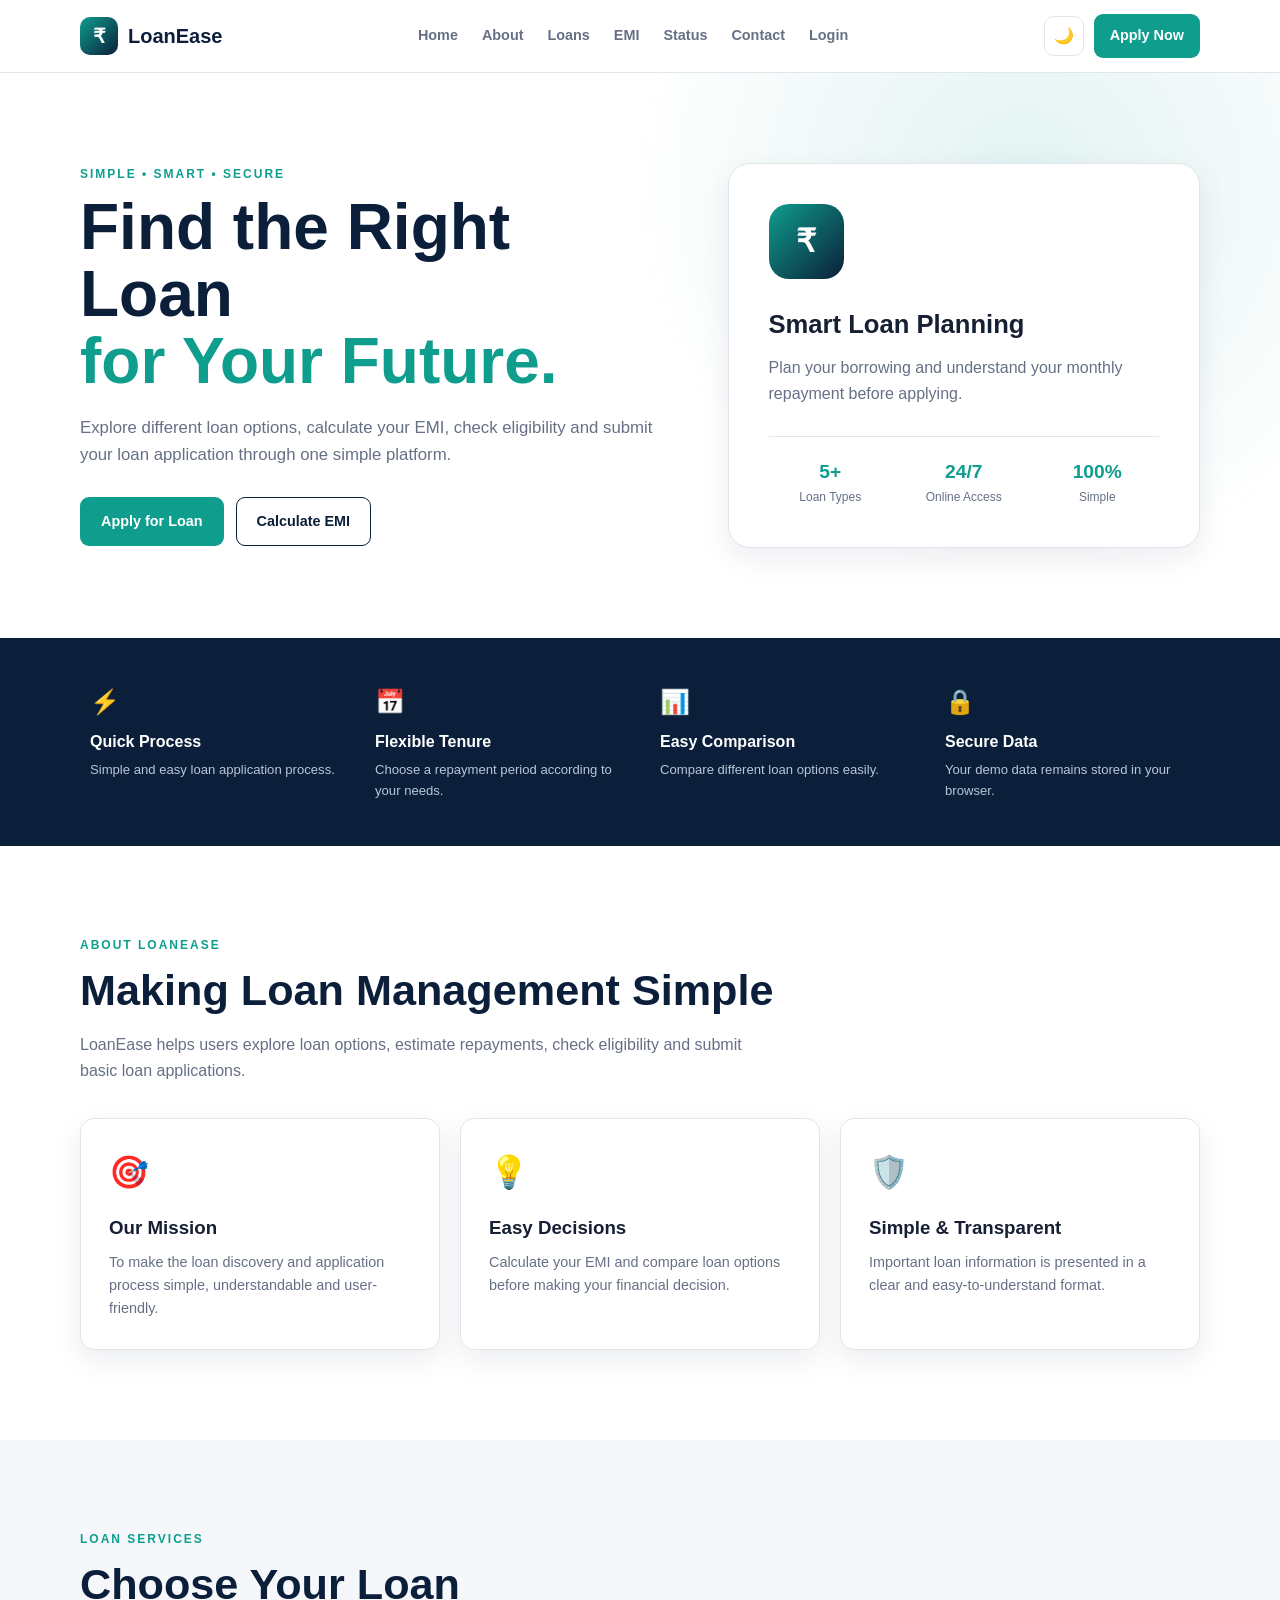
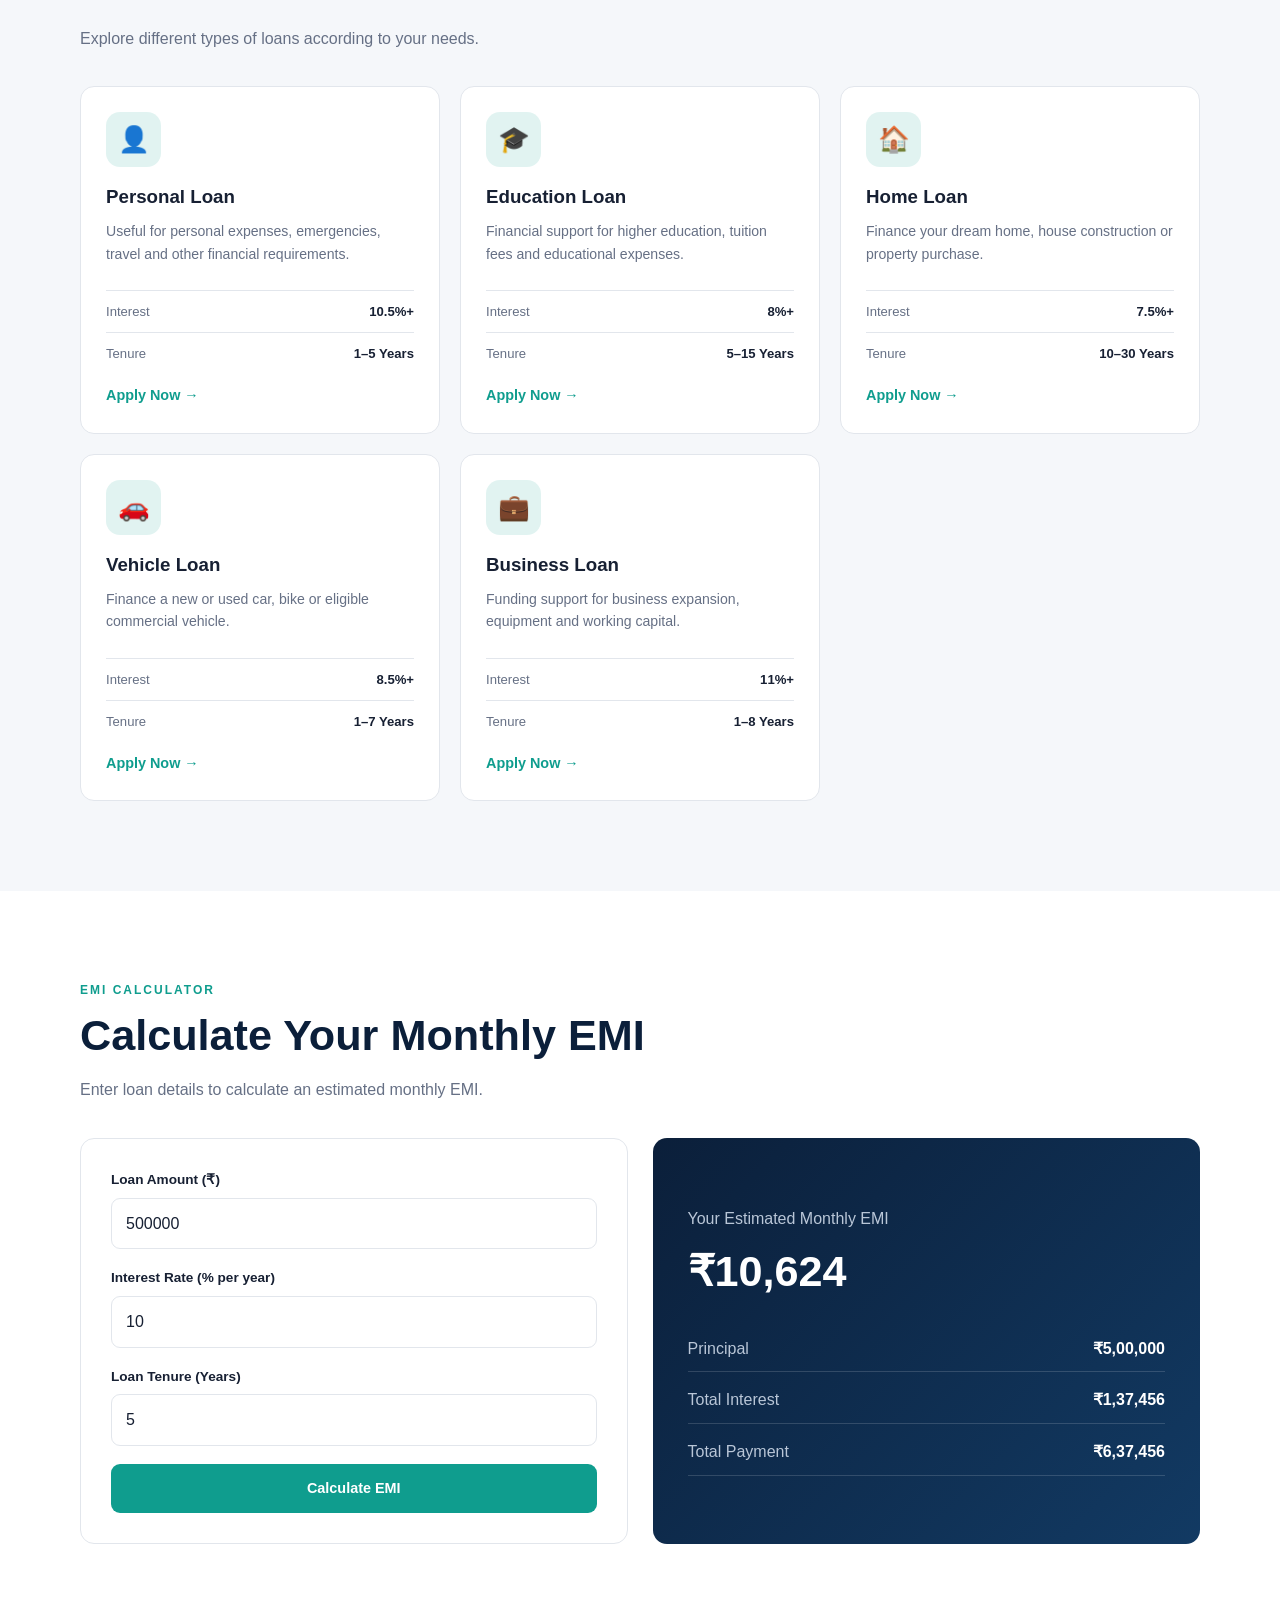
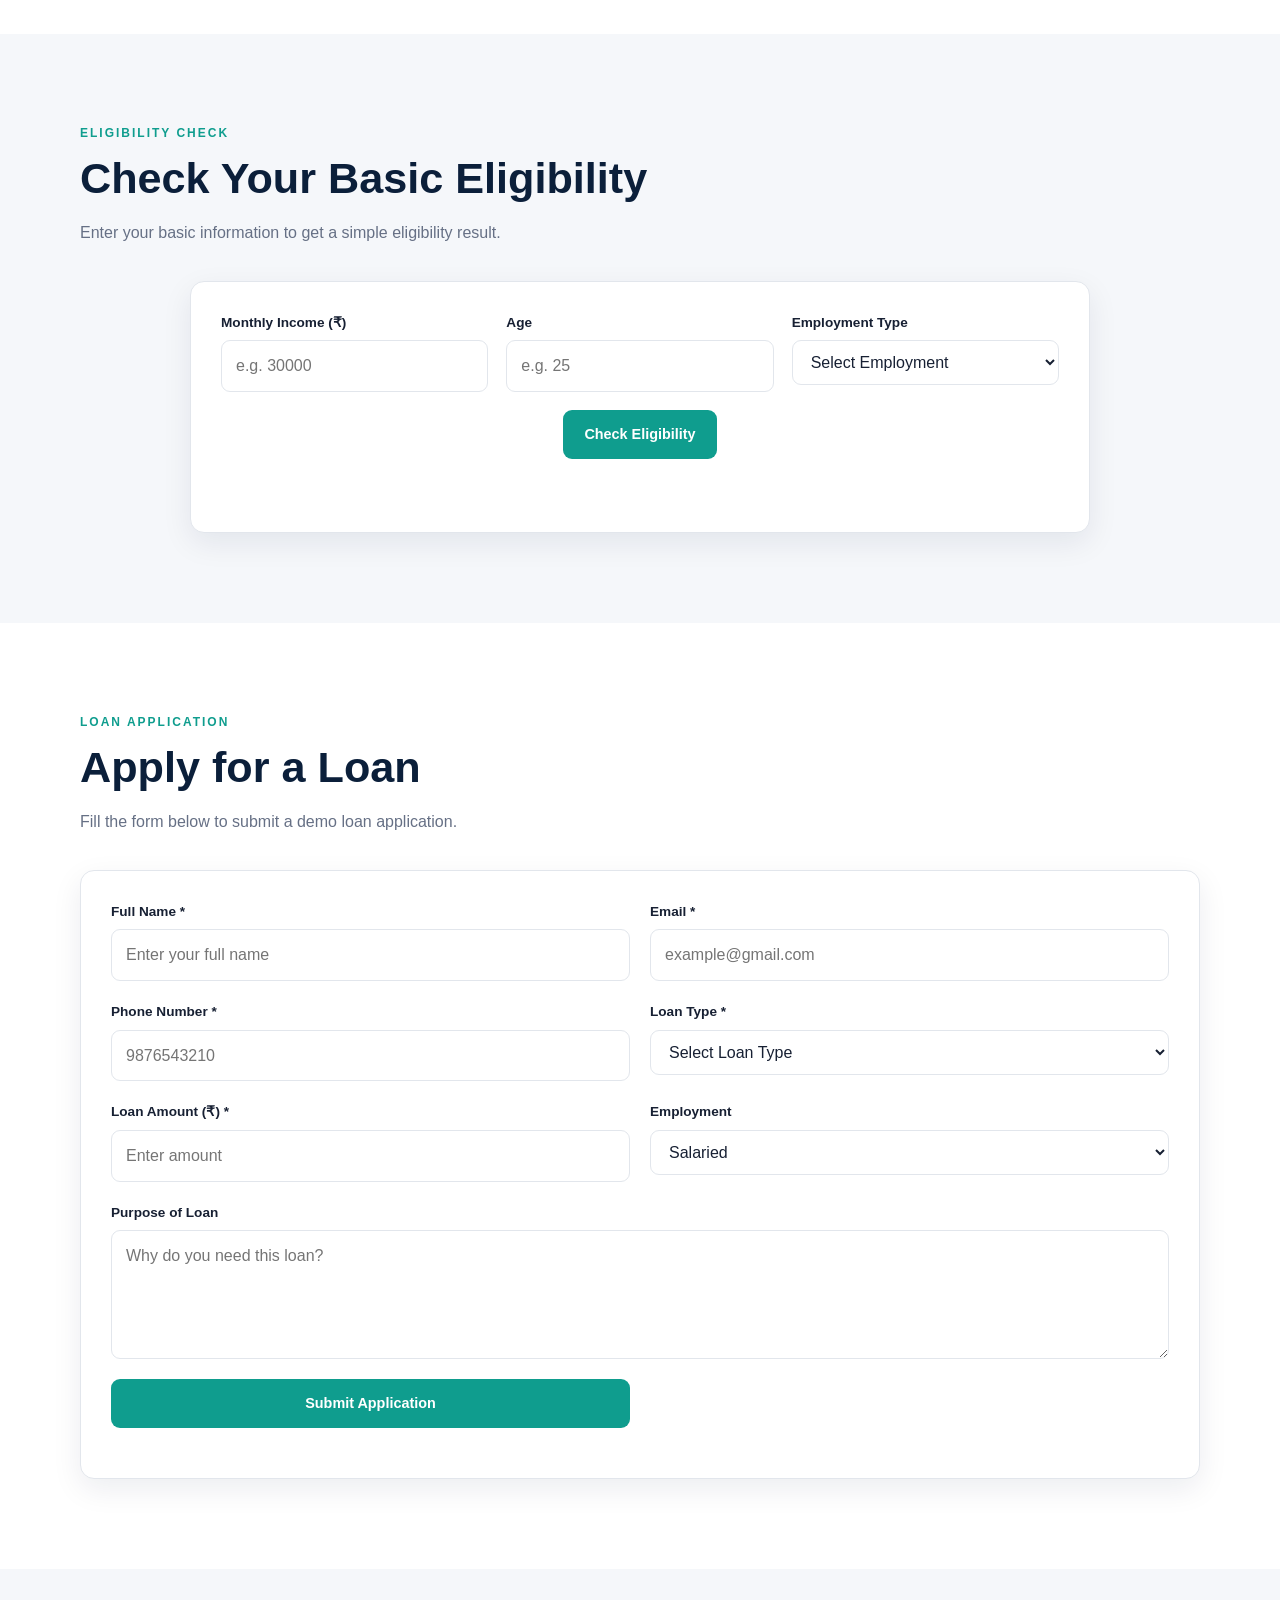
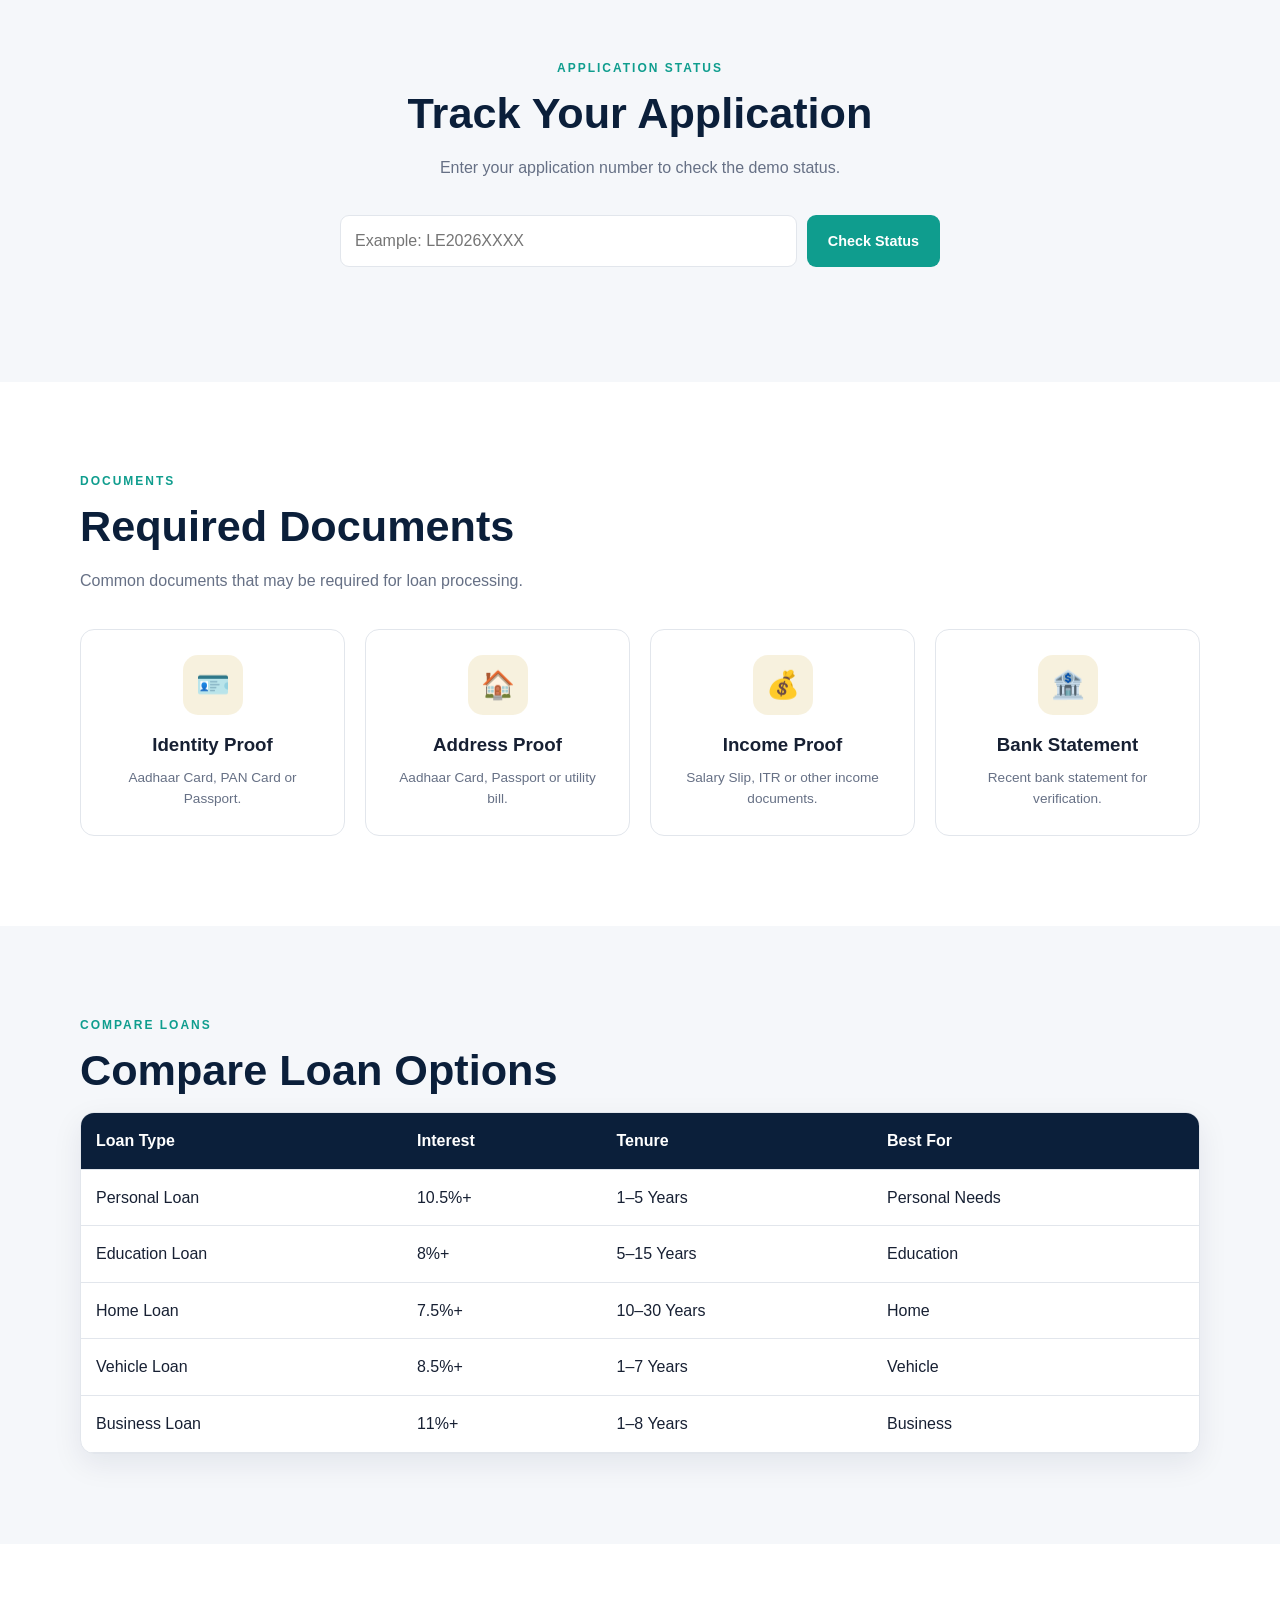
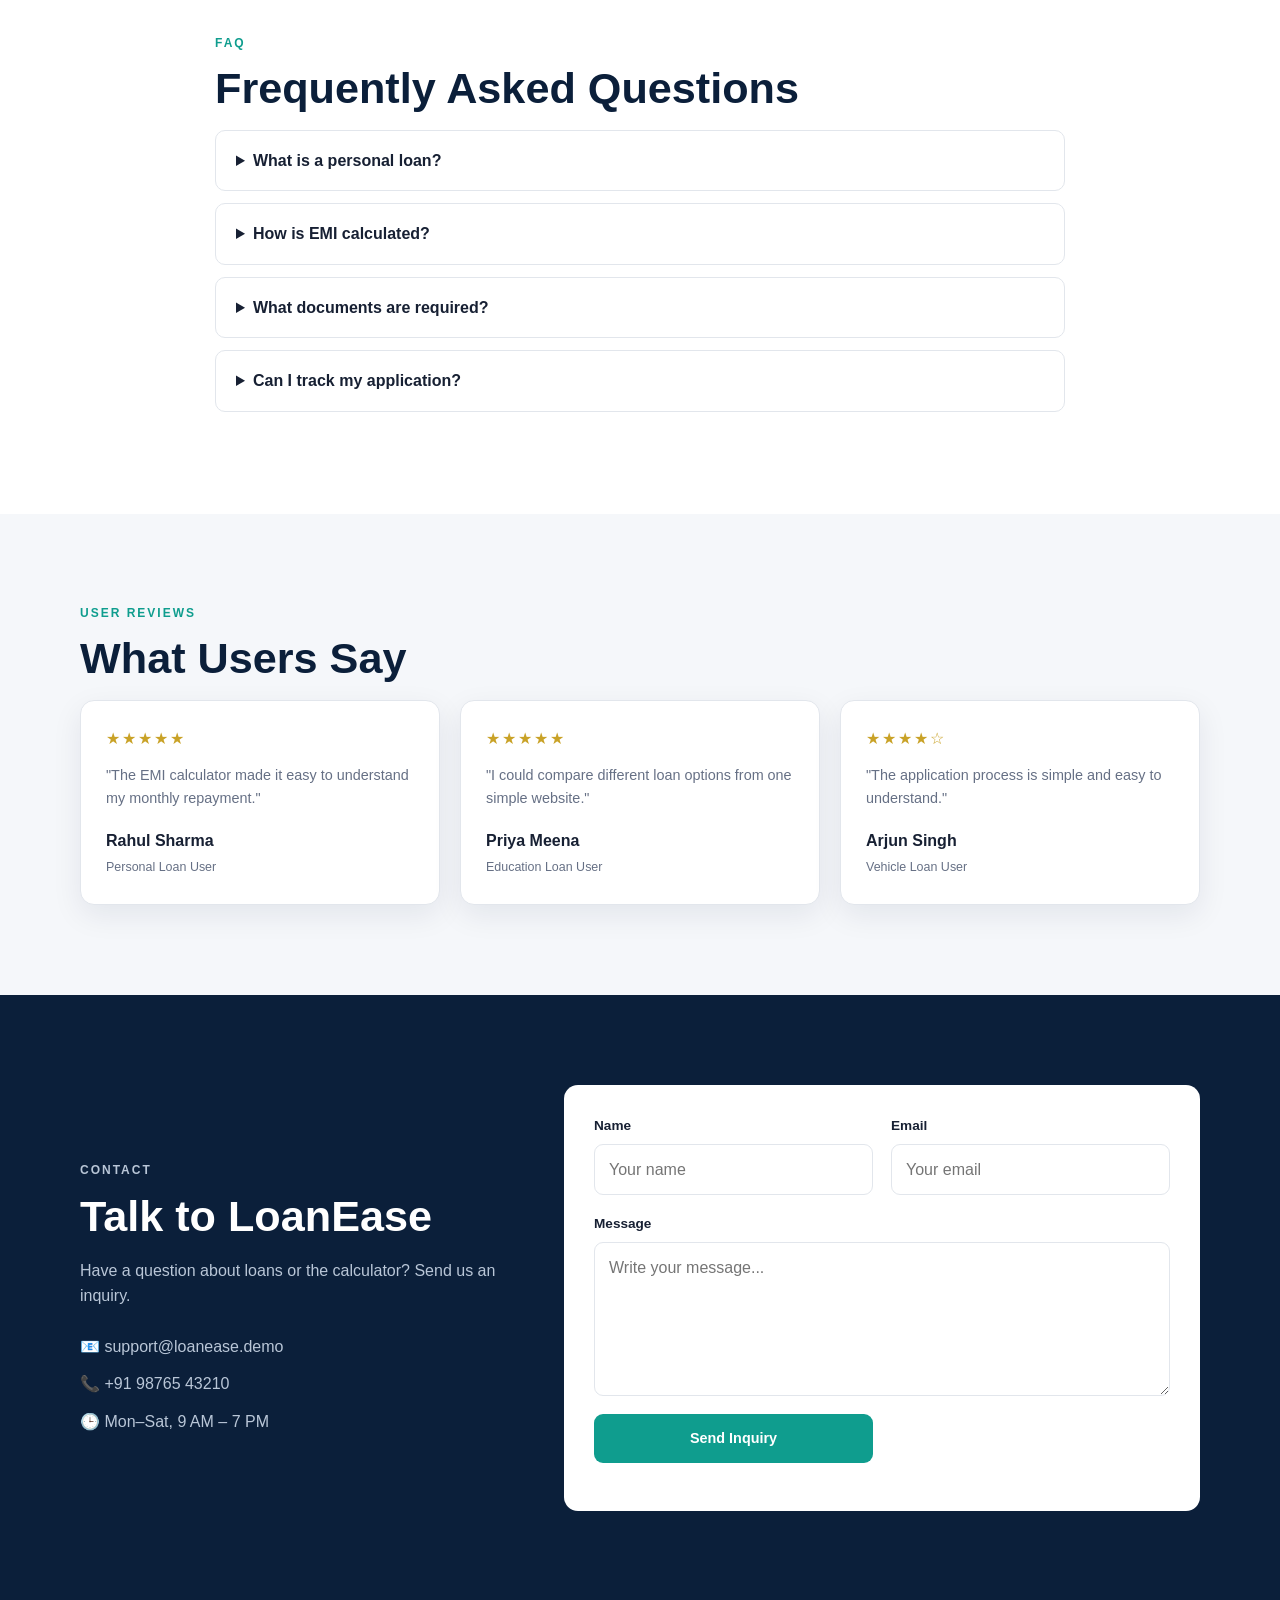
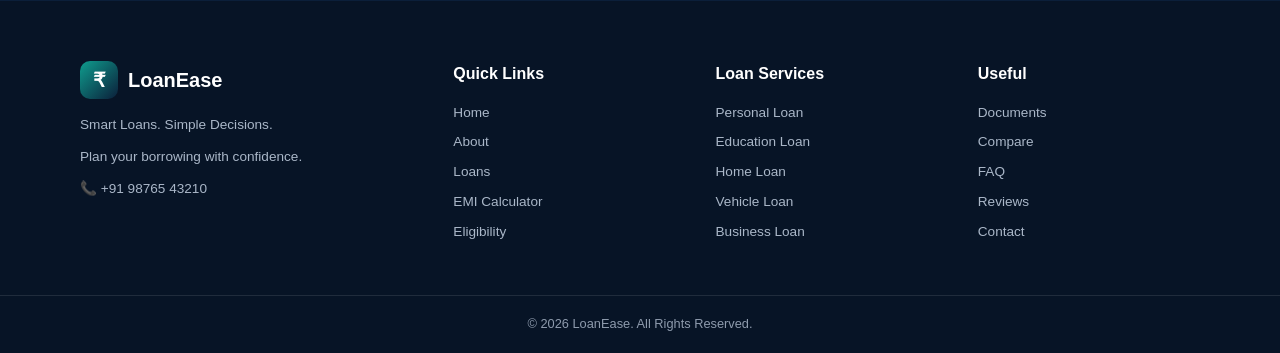
<file: index.html>
<!DOCTYPE html>
<html lang="en">
<head>
  <meta charset="UTF-8">
  <meta name="viewport" content="width=device-width, initial-scale=1.0">

  <title>LoanEase | Loan Management Portal</title>

  <link rel="stylesheet" href="style.css">
</head>

<body>

<!-- ================= HEADER ================= -->

<header class="header">

  <div class="container nav-container">

    <a href="#home" class="logo">
      <span class="logo-icon">₹</span>
      <span>LoanEase</span>
    </a>

    <nav class="navbar" id="navbar">

      <a href="#home">Home</a>
      <a href="#about">About</a>
      <a href="#loans">Loans</a>
      <a href="#emi">EMI</a>
      <a href="application-status.html">Status</a>
      <a href="contact.html">Contact</a>
      <a href="login.html">Login</a>

    </nav>

    <div class="nav-buttons">

      <button id="themeBtn" class="icon-btn">🌙</button>

      <a href="apply.html" class="btn btn-primary small-btn">
        Apply Now
      </a>

      <button id="menuBtn" class="menu-btn">
        ☰
      </button>

    </div>

  </div>

</header>


<!-- ================= MAIN ================= -->

<main>


<!-- ================= HERO ================= -->

<section class="hero" id="home">

  <div class="container hero-content">

    <div class="hero-text">

      <p class="small-heading">
        SIMPLE • SMART • SECURE
      </p>

      <h1>
        Find the Right Loan
        <span>for Your Future.</span>
      </h1>

      <p>
        Explore different loan options, calculate your EMI,
        check eligibility and submit your loan application
        through one simple platform.
      </p>

      <div class="hero-buttons">

        <a href="#apply" class="btn btn-primary">
          Apply for Loan
        </a>

        <a href="#emi" class="btn btn-outline">
          Calculate EMI
        </a>

      </div>

    </div>


    <div class="hero-card">

      <div class="money-icon">₹</div>

      <h3>Smart Loan Planning</h3>

      <p>
        Plan your borrowing and understand your
        monthly repayment before applying.
      </p>

      <div class="hero-stats">

        <div>
          <strong>5+</strong>
          <span>Loan Types</span>
        </div>

        <div>
          <strong>24/7</strong>
          <span>Online Access</span>
        </div>

        <div>
          <strong>100%</strong>
          <span>Simple</span>
        </div>

      </div>

    </div>

  </div>

</section>


<!-- ================= HIGHLIGHTS ================= -->

<section class="highlights">

  <div class="container highlight-grid">

    <div class="highlight-card">
      <div class="highlight-icon">⚡</div>
      <h3>Quick Process</h3>
      <p>Simple and easy loan application process.</p>
    </div>

    <div class="highlight-card">
      <div class="highlight-icon">📅</div>
      <h3>Flexible Tenure</h3>
      <p>Choose a repayment period according to your needs.</p>
    </div>

    <div class="highlight-card">
      <div class="highlight-icon">📊</div>
      <h3>Easy Comparison</h3>
      <p>Compare different loan options easily.</p>
    </div>

    <div class="highlight-card">
      <div class="highlight-icon">🔒</div>
      <h3>Secure Data</h3>
      <p>Your demo data remains stored in your browser.</p>
    </div>

  </div>

</section>


<!-- ================= ABOUT ================= -->

<section class="section" id="about">

  <div class="container">

    <p class="section-label">ABOUT LOANEASE</p>

    <h2 class="section-title">
      Making Loan Management Simple
    </h2>

    <p class="section-description">
      LoanEase helps users explore loan options, estimate
      repayments, check eligibility and submit basic
      loan applications.
    </p>


    <div class="about-grid">

      <div class="about-card">

        <div class="about-icon">🎯</div>

        <h3>Our Mission</h3>

        <p>
          To make the loan discovery and application process
          simple, understandable and user-friendly.
        </p>

      </div>


      <div class="about-card">

        <div class="about-icon">💡</div>

        <h3>Easy Decisions</h3>

        <p>
          Calculate your EMI and compare loan options
          before making your financial decision.
        </p>

      </div>


      <div class="about-card">

        <div class="about-icon">🛡️</div>

        <h3>Simple & Transparent</h3>

        <p>
          Important loan information is presented in a
          clear and easy-to-understand format.
        </p>

      </div>

    </div>

  </div>

</section>


<!-- ================= LOANS ================= -->

<section class="section gray-section" id="loans">

  <div class="container">

    <p class="section-label">LOAN SERVICES</p>

    <h2 class="section-title">
      Choose Your Loan
    </h2>

    <p class="section-description">
      Explore different types of loans according to your needs.
    </p>


    <div class="loan-grid">


      <!-- PERSONAL -->

      <div class="loan-card">

        <div class="loan-icon">👤</div>

        <h3>Personal Loan</h3>

        <p>
          Useful for personal expenses, emergencies,
          travel and other financial requirements.
        </p>

        <div class="loan-info">
          <span>Interest</span>
          <strong>10.5%+</strong>
        </div>

        <div class="loan-info">
          <span>Tenure</span>
          <strong>1–5 Years</strong>
        </div>

        <a href="loan-details.html?type=personal" class="text-link">
          Apply Now →
        </a>

      </div>


      <!-- EDUCATION -->

      <div class="loan-card">

        <div class="loan-icon">🎓</div>

        <h3>Education Loan</h3>

        <p>
          Financial support for higher education,
          tuition fees and educational expenses.
        </p>

        <div class="loan-info">
          <span>Interest</span>
          <strong>8%+</strong>
        </div>

        <div class="loan-info">
          <span>Tenure</span>
          <strong>5–15 Years</strong>
        </div>

        <a href="loan-details.html?type=education" class="text-link">
          Apply Now →
        </a>

      </div>


      <!-- HOME -->

      <div class="loan-card">

        <div class="loan-icon">🏠</div>

        <h3>Home Loan</h3>

        <p>
          Finance your dream home, house construction
          or property purchase.
        </p>

        <div class="loan-info">
          <span>Interest</span>
          <strong>7.5%+</strong>
        </div>

        <div class="loan-info">
          <span>Tenure</span>
          <strong>10–30 Years</strong>
        </div>

        <a href="loan-details.html?type=home" class="text-link">
          Apply Now →
        </a>

      </div>


      <!-- VEHICLE -->

      <div class="loan-card">

        <div class="loan-icon">🚗</div>

        <h3>Vehicle Loan</h3>

        <p>
          Finance a new or used car, bike or
          eligible commercial vehicle.
        </p>

        <div class="loan-info">
          <span>Interest</span>
          <strong>8.5%+</strong>
        </div>

        <div class="loan-info">
          <span>Tenure</span>
          <strong>1–7 Years</strong>
        </div>

        <a href="loan-details.html?type=vehicle" class="text-link">
          Apply Now →
        </a>

      </div>


      <!-- BUSINESS -->

      <div class="loan-card">

        <div class="loan-icon">💼</div>

        <h3>Business Loan</h3>

        <p>
          Funding support for business expansion,
          equipment and working capital.
        </p>

        <div class="loan-info">
          <span>Interest</span>
          <strong>11%+</strong>
        </div>

        <div class="loan-info">
          <span>Tenure</span>
          <strong>1–8 Years</strong>
        </div>

        <a href="loan-details.html?type=business" class="text-link">
          Apply Now →
        </a>

      </div>


    </div>

  </div>

</section>


<!-- ================= EMI CALCULATOR ================= -->

<section class="section" id="emi">

  <div class="container">

    <p class="section-label">EMI CALCULATOR</p>

    <h2 class="section-title">
      Calculate Your Monthly EMI
    </h2>

    <p class="section-description">
      Enter loan details to calculate an estimated monthly EMI.
    </p>


    <div class="calculator">

      <div class="calculator-form">

        <div class="form-group">

          <label>Loan Amount (₹)</label>

          <input
            type="number"
            id="loanAmount"
            value="500000"
            min="1000"
          >

        </div>


        <div class="form-group">

          <label>Interest Rate (% per year)</label>

          <input
            type="number"
            id="interestRate"
            value="10"
            step="0.1"
          >

        </div>


        <div class="form-group">

          <label>Loan Tenure (Years)</label>

          <input
            type="number"
            id="loanTenure"
            value="5"
            min="1"
            max="30"
          >

        </div>


        <button
          class="btn btn-primary full-btn"
          id="calculateEMI"
        >
          Calculate EMI
        </button>

      </div>


      <div class="emi-result">

        <p>Your Estimated Monthly EMI</p>

        <h3 id="emiValue">₹10,624</h3>

        <div class="emi-details">

          <div>
            <span>Principal</span>
            <strong id="principalValue">₹5,00,000</strong>
          </div>

          <div>
            <span>Total Interest</span>
            <strong id="interestValue">₹1,37,456</strong>
          </div>

          <div>
            <span>Total Payment</span>
            <strong id="totalValue">₹6,37,456</strong>
          </div>

        </div>

      </div>

    </div>

  </div>

</section>


<!-- ================= ELIGIBILITY ================= -->

<section class="section gray-section" id="eligibility">

  <div class="container">

    <p class="section-label">ELIGIBILITY CHECK</p>

    <h2 class="section-title">
      Check Your Basic Eligibility
    </h2>

    <p class="section-description">
      Enter your basic information to get a simple eligibility result.
    </p>


    <div class="eligibility-box">

      <div class="form-group">

        <label>Monthly Income (₹)</label>

        <input
          type="number"
          id="eligibilityIncome"
          placeholder="e.g. 30000"
        >

      </div>


      <div class="form-group">

        <label>Age</label>

        <input
          type="number"
          id="eligibilityAge"
          placeholder="e.g. 25"
        >

      </div>


      <div class="form-group">

        <label>Employment Type</label>

        <select id="employment">

          <option value="">
            Select Employment
          </option>

          <option value="salaried">
            Salaried
          </option>

          <option value="self">
            Self Employed
          </option>

          <option value="business">
            Business Owner
          </option>

        </select>

      </div>


      <button
        class="btn btn-primary"
        id="checkEligibility"
      >
        Check Eligibility
      </button>


      <div
        id="eligibilityResult"
        class="eligibility-result"
      ></div>

    </div>

  </div>

</section>


<!-- ================= APPLY ================= -->

<section class="section" id="apply">

  <div class="container">

    <p class="section-label">LOAN APPLICATION</p>

    <h2 class="section-title">
      Apply for a Loan
    </h2>

    <p class="section-description">
      Fill the form below to submit a demo loan application.
    </p>


    <form class="application-form" id="loanForm">


      <div class="form-group">

        <label>Full Name *</label>

        <input
          type="text"
          id="appName"
          placeholder="Enter your full name"
          required
        >

      </div>


      <div class="form-group">

        <label>Email *</label>

        <input
          type="email"
          id="appEmail"
          placeholder="example@gmail.com"
          required
        >

      </div>


      <div class="form-group">

        <label>Phone Number *</label>

        <input
          type="tel"
          id="appPhone"
          placeholder="9876543210"
          required
        >

      </div>


      <div class="form-group">

        <label>Loan Type *</label>

        <select id="appLoanType" required>

          <option value="">
            Select Loan Type
          </option>

          <option>Personal Loan</option>
          <option>Education Loan</option>
          <option>Home Loan</option>
          <option>Vehicle Loan</option>
          <option>Business Loan</option>

        </select>

      </div>


      <div class="form-group">

        <label>Loan Amount (₹) *</label>

        <input
          type="number"
          id="appAmount"
          placeholder="Enter amount"
          required
        >

      </div>


      <div class="form-group">

        <label>Employment</label>

        <select id="appEmployment">

          <option>Salaried</option>
          <option>Self Employed</option>
          <option>Business</option>
          <option>Student</option>

        </select>

      </div>


      <div class="form-group full-width">

        <label>Purpose of Loan</label>

        <textarea
          id="appPurpose"
          rows="4"
          placeholder="Why do you need this loan?"
        ></textarea>

      </div>


      <button
        type="submit"
        class="btn btn-primary"
      >
        Submit Application
      </button>


      <div
        id="applicationSuccess"
        class="success-message"
      ></div>

    </form>

  </div>

</section>


<!-- ================= STATUS ================= -->

<section class="section gray-section" id="status">

  <div class="container status-container">

    <p class="section-label">APPLICATION STATUS</p>

    <h2 class="section-title">
      Track Your Application
    </h2>

    <p class="section-description">
      Enter your application number to check the demo status.
    </p>


    <div class="status-box">

      <input
        type="text"
        id="applicationNumber"
        placeholder="Example: LE2026XXXX"
      >

      <button
        class="btn btn-primary"
        id="statusCheck"
      >
        Check Status
      </button>

      <div id="statusResult"></div>

    </div>

  </div>

</section>


<!-- ================= DOCUMENTS ================= -->

<section class="section" id="documents">

  <div class="container">

    <p class="section-label">DOCUMENTS</p>

    <h2 class="section-title">
      Required Documents
    </h2>

    <p class="section-description">
      Common documents that may be required for loan processing.
    </p>

    <div class="documents-grid">


      <div class="document-card">

        <div class="document-icon">🪪</div>

        <h3>Identity Proof</h3>

        <p>
          Aadhaar Card, PAN Card or Passport.
        </p>

      </div>


      <div class="document-card">

        <div class="document-icon">🏠</div>

        <h3>Address Proof</h3>

        <p>
          Aadhaar Card, Passport or utility bill.
        </p>

      </div>


      <div class="document-card">

        <div class="document-icon">💰</div>

        <h3>Income Proof</h3>

        <p>
          Salary Slip, ITR or other income documents.
        </p>

      </div>


      <div class="document-card">

        <div class="document-icon">🏦</div>

        <h3>Bank Statement</h3>

        <p>
          Recent bank statement for verification.
        </p>

      </div>

    </div>

  </div>

</section>


<!-- ================= COMPARISON ================= -->

<section class="section gray-section" id="compare">

  <div class="container">

    <p class="section-label">COMPARE LOANS</p>

    <h2 class="section-title">
      Compare Loan Options
    </h2>


    <div class="table-container">

      <table>

        <thead>

          <tr>

            <th>Loan Type</th>
            <th>Interest</th>
            <th>Tenure</th>
            <th>Best For</th>

          </tr>

        </thead>

        <tbody>

          <tr>
            <td>Personal Loan</td>
            <td>10.5%+</td>
            <td>1–5 Years</td>
            <td>Personal Needs</td>
          </tr>

          <tr>
            <td>Education Loan</td>
            <td>8%+</td>
            <td>5–15 Years</td>
            <td>Education</td>
          </tr>

          <tr>
            <td>Home Loan</td>
            <td>7.5%+</td>
            <td>10–30 Years</td>
            <td>Home</td>
          </tr>

          <tr>
            <td>Vehicle Loan</td>
            <td>8.5%+</td>
            <td>1–7 Years</td>
            <td>Vehicle</td>
          </tr>

          <tr>
            <td>Business Loan</td>
            <td>11%+</td>
            <td>1–8 Years</td>
            <td>Business</td>
          </tr>

        </tbody>

      </table>

    </div>

  </div>

</section>


<!-- ================= FAQ ================= -->

<section class="section" id="faq">

  <div class="container faq-container">

    <p class="section-label">FAQ</p>

    <h2 class="section-title">
      Frequently Asked Questions
    </h2>


    <details>

      <summary>
        What is a personal loan?
      </summary>

      <p>
        A personal loan is an unsecured loan that can be
        used for personal financial requirements.
      </p>

    </details>


    <details>

      <summary>
        How is EMI calculated?
      </summary>

      <p>
        EMI depends on the loan amount, interest rate
        and loan tenure.
      </p>

    </details>


    <details>

      <summary>
        What documents are required?
      </summary>

      <p>
        Identity proof, address proof, income proof and
        bank statements may be required.
      </p>

    </details>


    <details>

      <summary>
        Can I track my application?
      </summary>

      <p>
        Yes. Enter your application number in the
        Application Status section.
      </p>

    </details>
  </div>

</section>


<!-- ================= REVIEWS ================= -->

<section class="section gray-section" id="reviews">

  <div class="container">

    <p class="section-label">
      USER REVIEWS
    </p>

    <h2 class="section-title">
      What Users Say
    </h2>


    <div class="review-grid">


      <div class="review-card">

        <div class="stars">
          ★★★★★
        </div>

        <p>
          "The EMI calculator made it easy to understand
          my monthly repayment."
        </p>

        <strong>Rahul Sharma</strong>

        <span>
          Personal Loan User
        </span>

      </div>


      <div class="review-card">

        <div class="stars">
          ★★★★★
        </div>

        <p>
          "I could compare different loan options
          from one simple website."
        </p>

        <strong>Priya Meena</strong>

        <span>
          Education Loan User
        </span>

      </div>


      <div class="review-card">

        <div class="stars">
          ★★★★☆
        </div>

        <p>
          "The application process is simple and
          easy to understand."
        </p>

        <strong>Arjun Singh</strong>

        <span>
          Vehicle Loan User
        </span>

      </div>


    </div>

  </div>

</section>


<!-- ================= CONTACT ================= -->

<section class="section contact-section" id="contact">

  <div class="container contact-grid">


    <div>

      <p class="section-label">
        CONTACT
      </p>

      <h2 class="section-title">
        Talk to LoanEase
      </h2>

      <p>
        Have a question about loans or the calculator?
        Send us an inquiry.
      </p>


      <div class="contact-info">

        <p>
          📧 support@loanease.demo
        </p>

        <p>
          📞 +91 98765 43210
        </p>

        <p>
          🕒 Mon–Sat, 9 AM – 7 PM
        </p>

      </div>

    </div>


    <form id="contactForm" class="contact-form">

      <div class="form-group">

        <label>Name</label>

        <input
          type="text"
          id="contactName"
          placeholder="Your name"
          required
        >

      </div>


      <div class="form-group">

        <label>Email</label>

        <input
          type="email"
          id="contactEmail"
          placeholder="Your email"
          required
        >

      </div>


      <div class="form-group full-width">

        <label>Message</label>

        <textarea
          id="contactMessage"
          rows="5"
          placeholder="Write your message..."
          required
        ></textarea>

      </div>


      <button
        type="submit"
        class="btn btn-primary"
      >
        Send Inquiry
      </button>


      <div
        id="contactSuccess"
        class="success-message"
      ></div>

    </form>

  </div>

</section>


</main>


<!-- ================= FOOTER ================= -->

<footer class="footer">

  <div class="container footer-grid">


    <div>

      <a href="#home" class="logo">

        <span class="logo-icon">₹</span>

        <span>LoanEase</span>

      </a>

      <p>
        Smart Loans. Simple Decisions.
      </p>

      <p class="footer-note">
        Plan your borrowing with confidence.
      </p>

      <p class="footer-note">
        📞 +91 98765 43210
      </p>

    </div>


    <div>

      <h4>Quick Links</h4>

      <a href="#home">Home</a>
      <a href="#about">About</a>
      <a href="#loans">Loans</a>
      <a href="#emi">EMI Calculator</a>
      <a href="#eligibility">Eligibility</a>

    </div>


    <div>

      <h4>Loan Services</h4>

      <a href="#loans">Personal Loan</a>
      <a href="#loans">Education Loan</a>
      <a href="#loans">Home Loan</a>
      <a href="#loans">Vehicle Loan</a>
      <a href="#loans">Business Loan</a>

    </div>


    <div>

      <h4>Useful</h4>

      <a href="#documents">Documents</a>
      <a href="#compare">Compare</a>
      <a href="#faq">FAQ</a>
      <a href="#reviews">Reviews</a>
      <a href="#contact">Contact</a>

    </div>


  </div>


  <div class="copyright">

    © 2026 LoanEase. All Rights Reserved.

  </div>

</footer>


<!-- SCROLL TOP -->

<button id="scrollTop" class="scroll-top">
  ↑
</button>


<script src="script.js"></script>

</body>
</html>
</file>
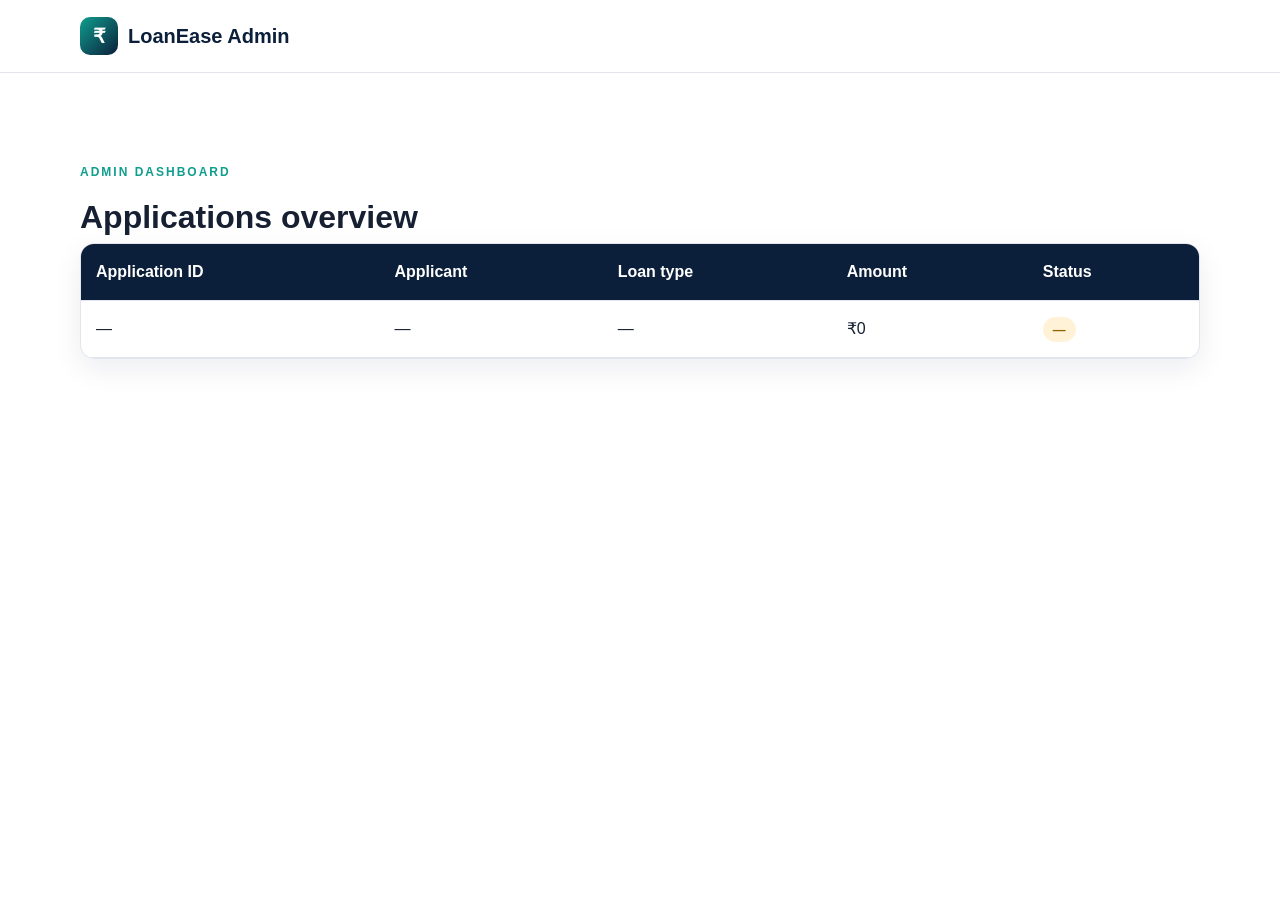
<file: admin-dashboard.html>
<!doctype html><html><head><meta charset="utf-8"><meta name="viewport" content="width=device-width,initial-scale=1"><title>Admin dashboard | LoanEase</title><link rel="stylesheet" href="style.css"></head><body><header class="header"><div class="container nav-container"><a class="logo" href="index.html"><span class="logo-icon">₹</span>LoanEase Admin</a></div></header><main class="section"><div class="container"><p class="section-label">ADMIN DASHBOARD</p><h1>Applications overview</h1><div class="table-container"><table><thead><tr><th>Application ID</th><th>Applicant</th><th>Loan type</th><th>Amount</th><th>Status</th></tr></thead><tbody><tr><td data-app="id">No applications</td><td data-app="name">—</td><td data-app="loan">—</td><td data-app="amount">—</td><td><span class="status-chip" data-app="status">—</span></td></tr></tbody></table></div></div></main><script src="script.js"></script></body></html>
</file>
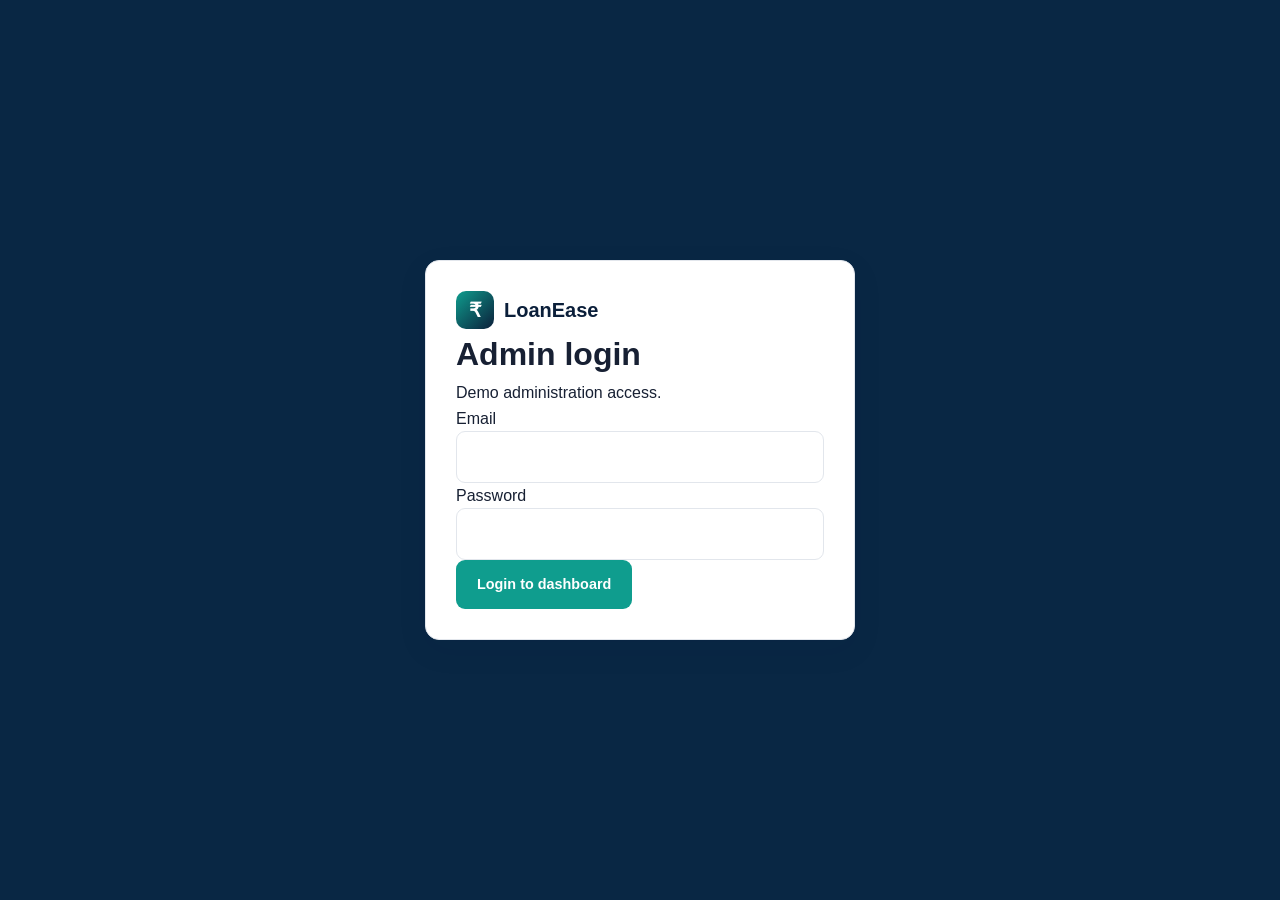
<file: admin-login.html>
<!doctype html><html><head><meta charset="utf-8"><meta name="viewport" content="width=device-width,initial-scale=1"><title>Admin login | LoanEase</title><link rel="stylesheet" href="style.css"></head><body class="login-page"><form id="adminForm" class="portal-card"><a class="logo" href="index.html"><span class="logo-icon">₹</span>LoanEase</a><h1>Admin login</h1><p class="muted">Demo administration access.</p><label class="field">Email<input type="email" required></label><label class="field">Password<input type="password" required></label><button class="btn btn-primary full-width">Login to dashboard</button></form><script src="script.js"></script></body></html>
</file>
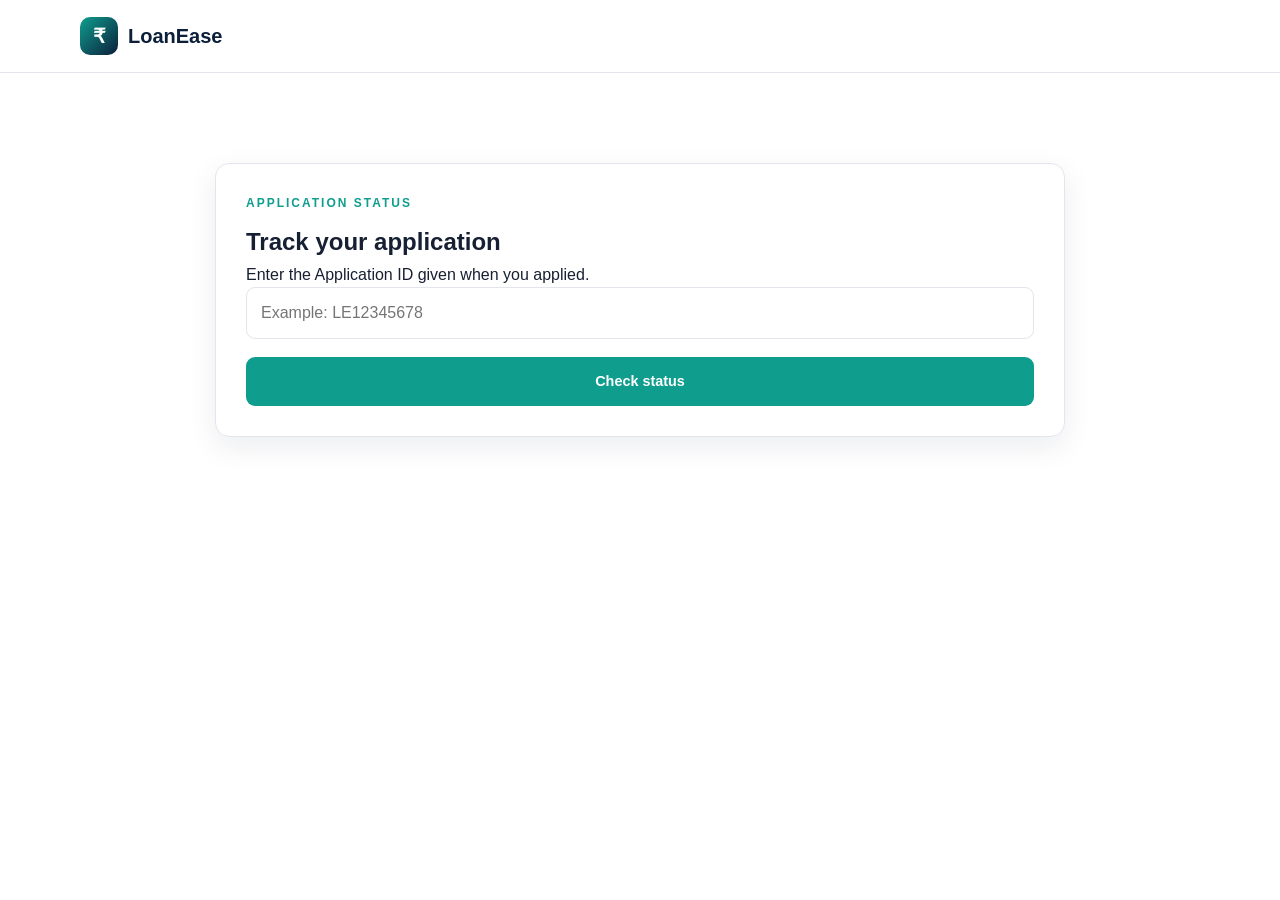
<file: application-status.html>
<!doctype html><html><head><meta charset="utf-8"><meta name="viewport" content="width=device-width,initial-scale=1"><title>Application status | LoanEase</title><link rel="stylesheet" href="style.css"></head><body><header class="header"><div class="container nav-container"><a class="logo" href="index.html"><span class="logo-icon">₹</span>LoanEase</a></div></header><section class="section"><div class="container"><div class="portal-card"><p class="section-label">APPLICATION STATUS</p><h1>Track your application</h1><p>Enter the Application ID given when you applied.</p><form id="statusForm" class="portal-form"><input class="wide" name="id" placeholder="Example: LE12345678" required><button class="btn btn-primary wide">Check status</button></form><div id="statusOut"></div></div></div></section><script src="script.js"></script></body></html>
</file>
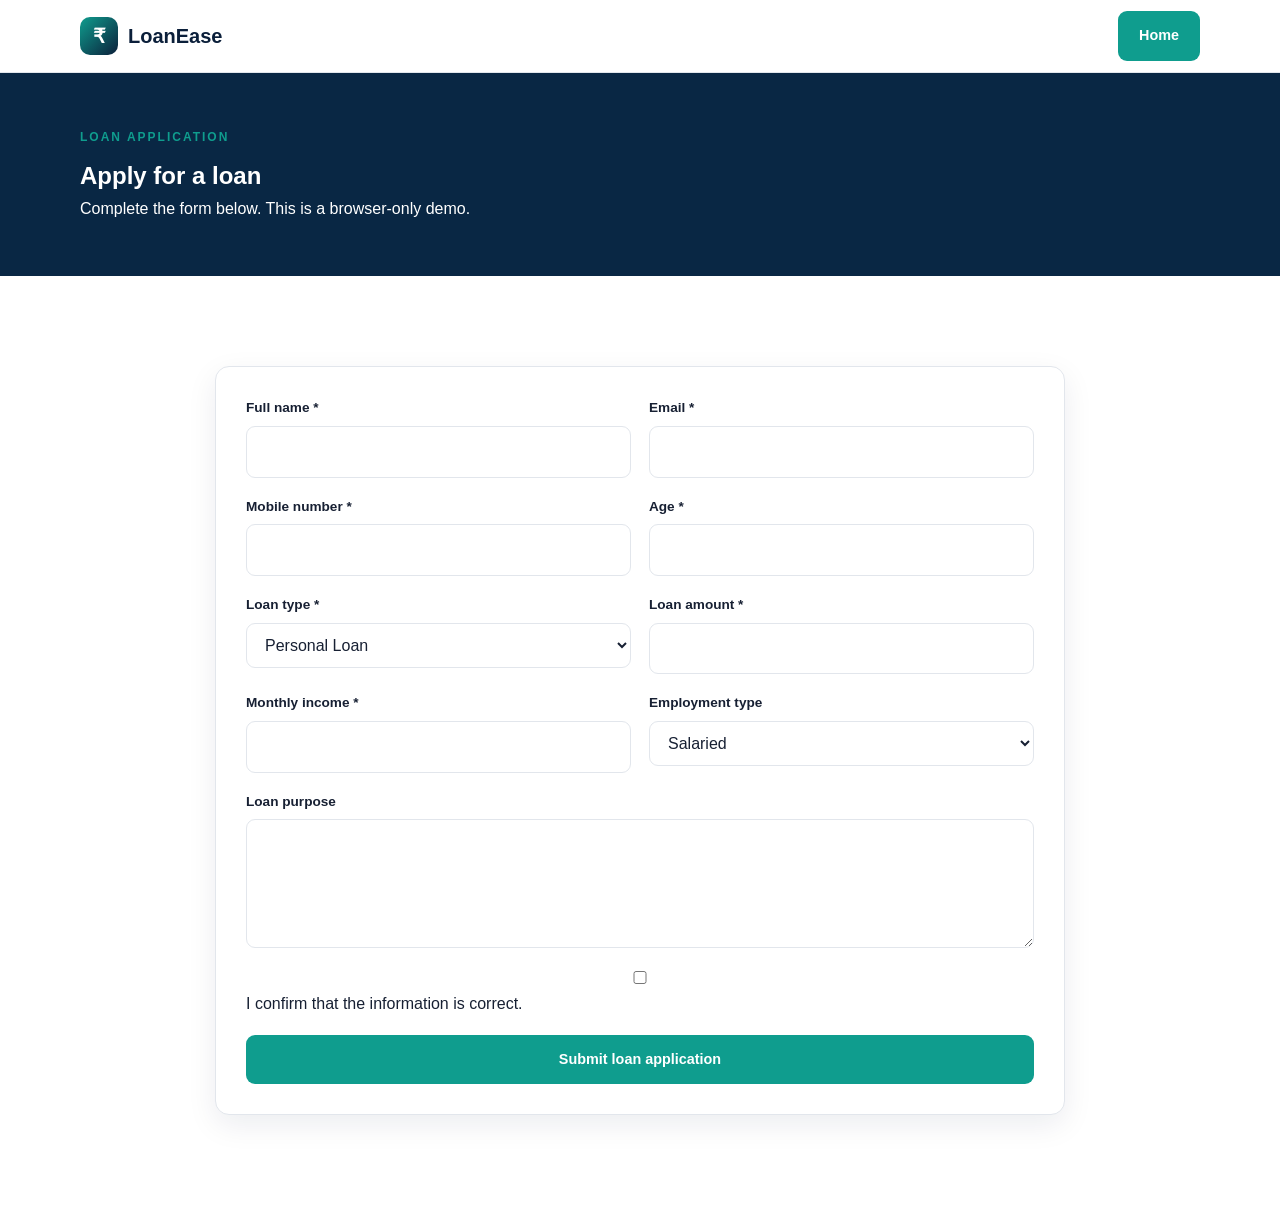
<file: apply.html>
<!doctype html><html><head><meta charset="utf-8"><meta name="viewport" content="width=device-width,initial-scale=1"><title>Apply | LoanEase</title><link rel="stylesheet" href="style.css"></head><body><header class="header"><div class="container nav-container"><a class="logo" href="index.html"><span class="logo-icon">₹</span>LoanEase</a><a class="btn btn-primary" href="index.html">Home</a></div></header><section class="page-banner"><div class="container"><p class="section-label">LOAN APPLICATION</p><h1>Apply for a loan</h1><p>Complete the form below. This is a browser-only demo.</p></div></section><main class="section"><form id="applicationForm" class="portal-card portal-form"><div class="form-group"><label>Full name *</label><input name="name" required></div><div class="form-group"><label>Email *</label><input name="email" type="email" required></div><div class="form-group"><label>Mobile number *</label><input name="phone" required maxlength="10"></div><div class="form-group"><label>Age *</label><input name="age" type="number" min="18" required></div><div class="form-group"><label>Loan type *</label><select name="loan" required><option>Personal Loan</option><option>Education Loan</option><option>Home Loan</option><option>Vehicle Loan</option><option>Business Loan</option></select></div><div class="form-group"><label>Loan amount *</label><input name="amount" type="number" required></div><div class="form-group"><label>Monthly income *</label><input name="income" type="number" required></div><div class="form-group"><label>Employment type</label><select name="employment"><option>Salaried</option><option>Self employed</option><option>Business owner</option><option>Student</option></select></div><div class="form-group wide"><label>Loan purpose</label><textarea name="purpose" rows="4"></textarea></div><div class="wide"><label><input required type="checkbox"> I confirm that the information is correct.</label></div><button class="btn btn-primary wide">Submit loan application</button></form></main><script src="script.js"></script></body></html>
</file>
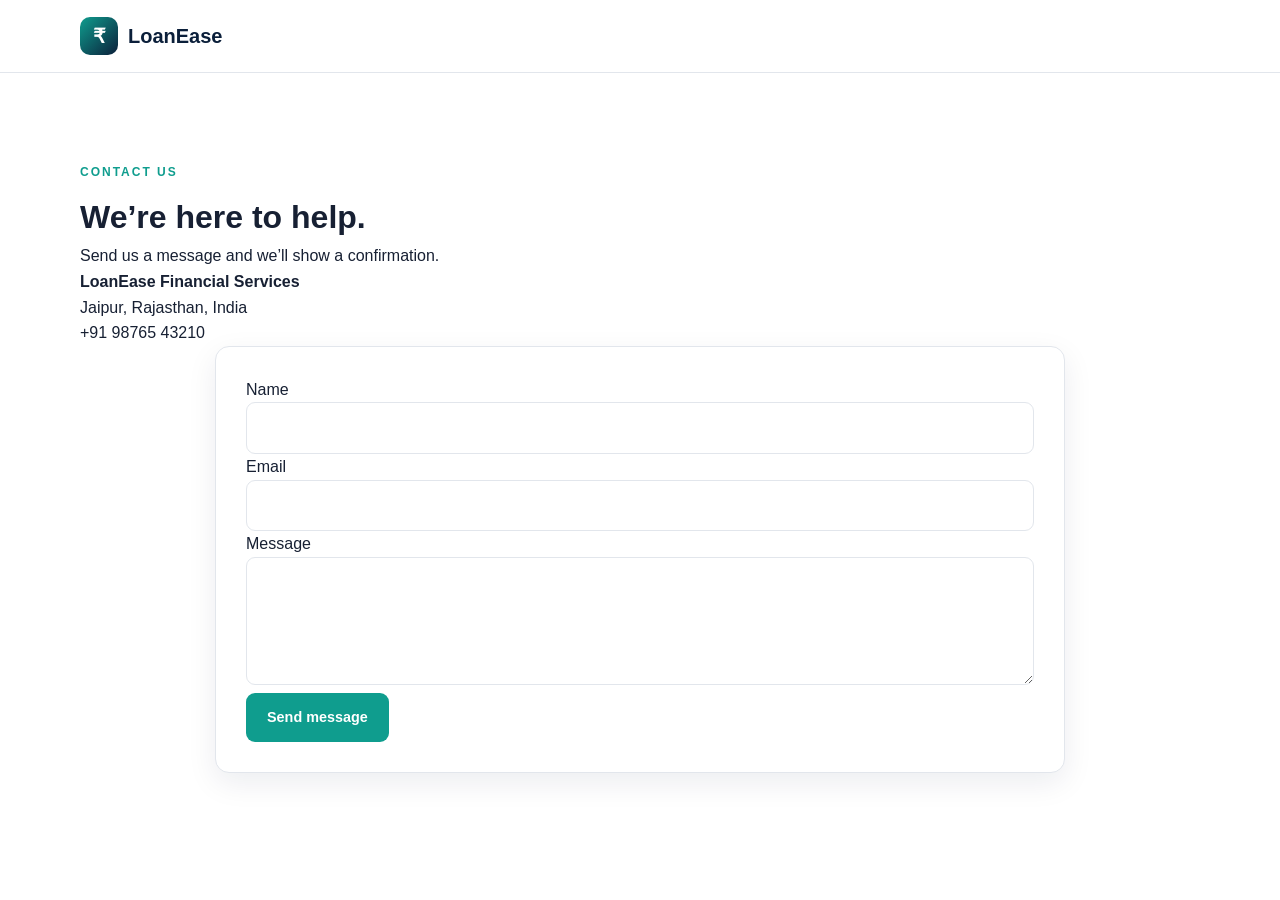
<file: contact.html>
<!doctype html><html><head><meta charset="utf-8"><meta name="viewport" content="width=device-width,initial-scale=1"><title>Contact | LoanEase</title><link rel="stylesheet" href="style.css"></head><body><header class="header"><div class="container nav-container"><a class="logo" href="index.html"><span class="logo-icon">₹</span>LoanEase</a></div></header><main class="section"><div class="container two-column"><div><p class="section-label">CONTACT US</p><h1>We’re here to help.</h1><p class="muted">Send us a message and we’ll show a confirmation.</p><p><b>LoanEase Financial Services</b><br>Jaipur, Rajasthan, India<br>+91 98765 43210</p></div><form class="portal-card" onsubmit="event.preventDefault();this.querySelector('p').textContent='Thank you! Your enquiry has been received.'"><label class="field">Name<input required></label><label class="field">Email<input type="email" required></label><label class="field">Message<textarea required rows="4"></textarea></label><button class="btn btn-primary">Send message</button><p class="notice"></p></form></div></main></body></html>
</file>
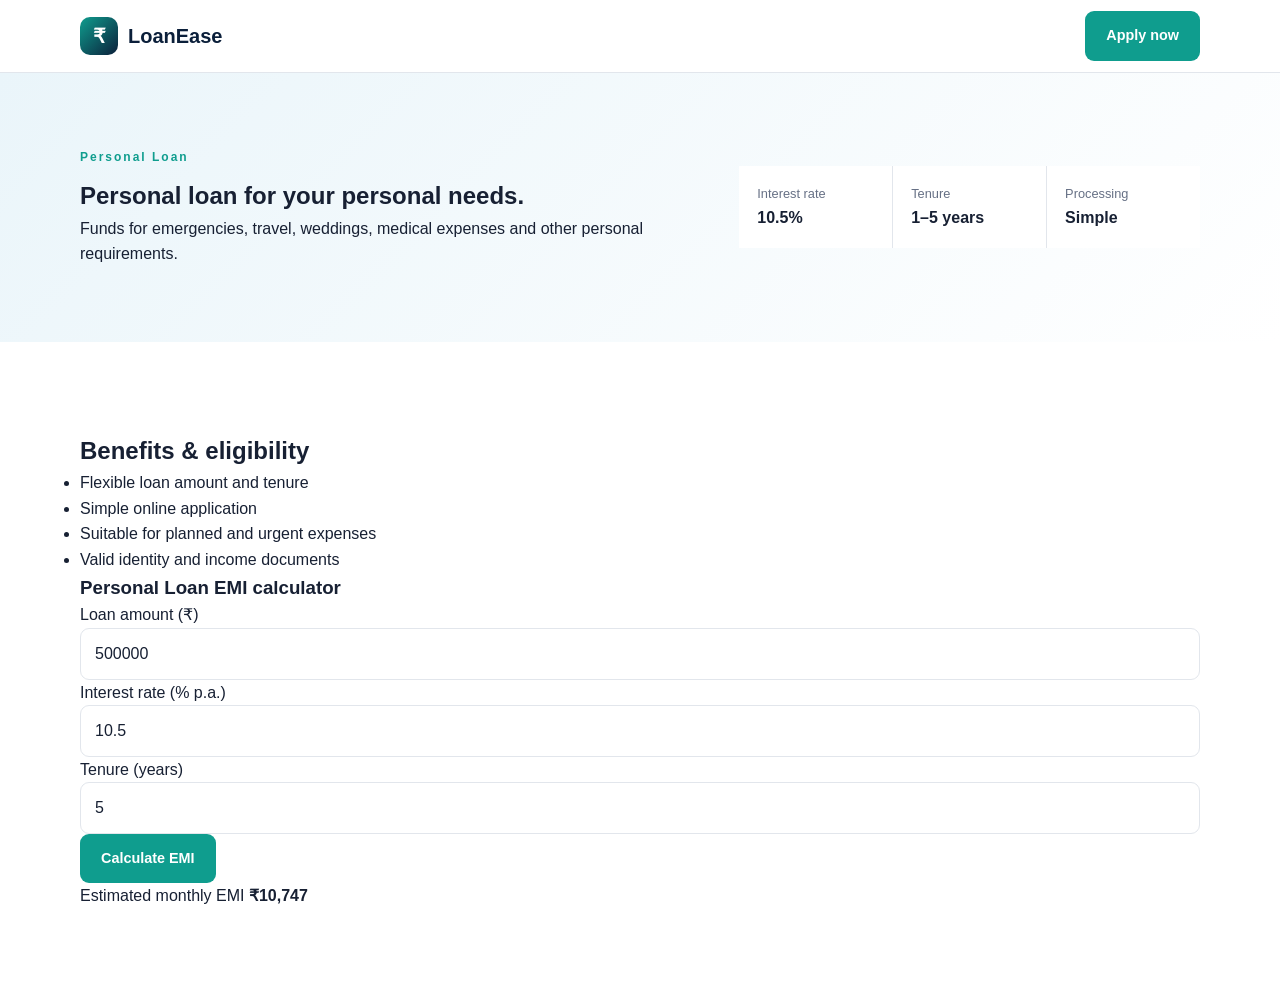
<file: loan-details.html>
<!doctype html>
<html lang="en"><head><meta charset="utf-8"><meta name="viewport" content="width=device-width,initial-scale=1"><title>Loan Details | LoanEase</title><link rel="stylesheet" href="style.css"></head>
<body data-loan-page><header class="header"><div class="container nav-container"><a class="logo" href="index.html"><span class="logo-icon">₹</span>LoanEase</a><a class="btn btn-primary" data-loan="apply" href="apply.html">Apply now</a></div></header>
<main><section class="loan-hero"><div class="container loan-hero-grid"><div><p class="section-label" data-loan="name">Personal Loan</p><h1 data-loan="headline">Personal loan for your personal needs.</h1><p data-loan="description">Funds for your financial requirements.</p></div><div class="loan-summary"><div><span>Interest rate</span><strong data-loan="rate"></strong></div><div><span>Tenure</span><strong data-loan="tenure"></strong></div><div><span>Processing</span><strong>Simple</strong></div></div></div></section>
<section class="section"><div class="container two-column"><div><h2>Benefits & eligibility</h2><ul class="check-list" data-loan="benefits"></ul></div><div class="calculator-box" data-emi><h3><span data-loan="name">Loan</span> EMI calculator</h3><label>Loan amount (₹)<input data-loan="amount" type="number" min="1000"></label><label>Interest rate (% p.a.)<input data-loan="rateInput" type="number" min="0" step="0.1"></label><label>Tenure (years)<input data-loan="years" type="number" min="1"></label><button class="btn btn-primary full-width">Calculate EMI</button><div class="calculator-output">Estimated monthly EMI <strong data-result></strong></div></div></div></section></main><script src="script.js"></script></body></html>
</file>
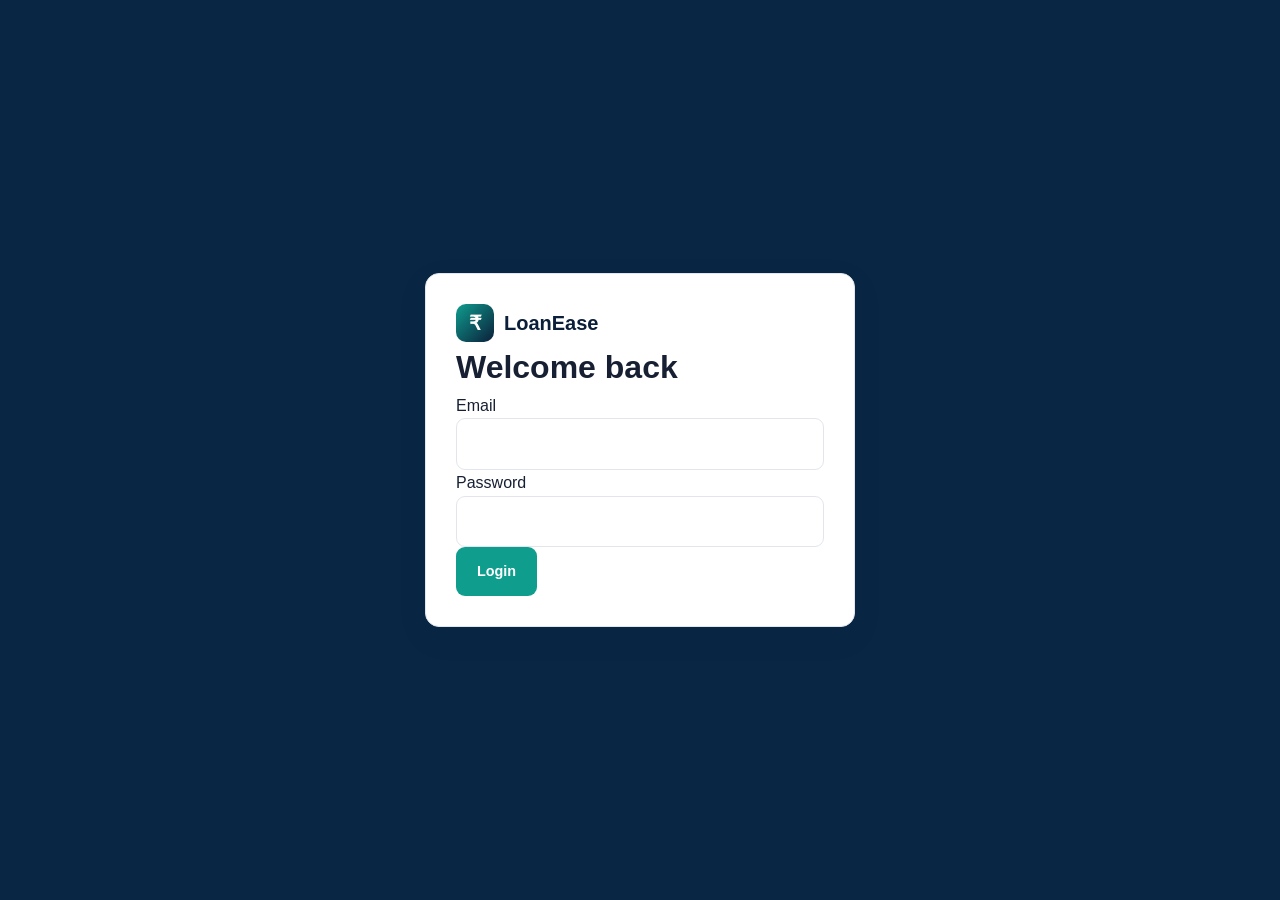
<file: login.html>
<!doctype html><html><head><meta charset="utf-8"><meta name="viewport" content="width=device-width,initial-scale=1"><title>Customer login | LoanEase</title><link rel="stylesheet" href="style.css"></head><body class="login-page"><form id="loginForm" class="portal-card"><a class="logo" href="index.html"><span class="logo-icon">₹</span>LoanEase</a><h1>Welcome back</h1><label class="field">Email<input id="email" type="email" required></label><label class="field">Password<input type="password" required></label><button class="btn btn-primary full-width">Login</button></form><script src="script.js"></script></body></html>
</file>
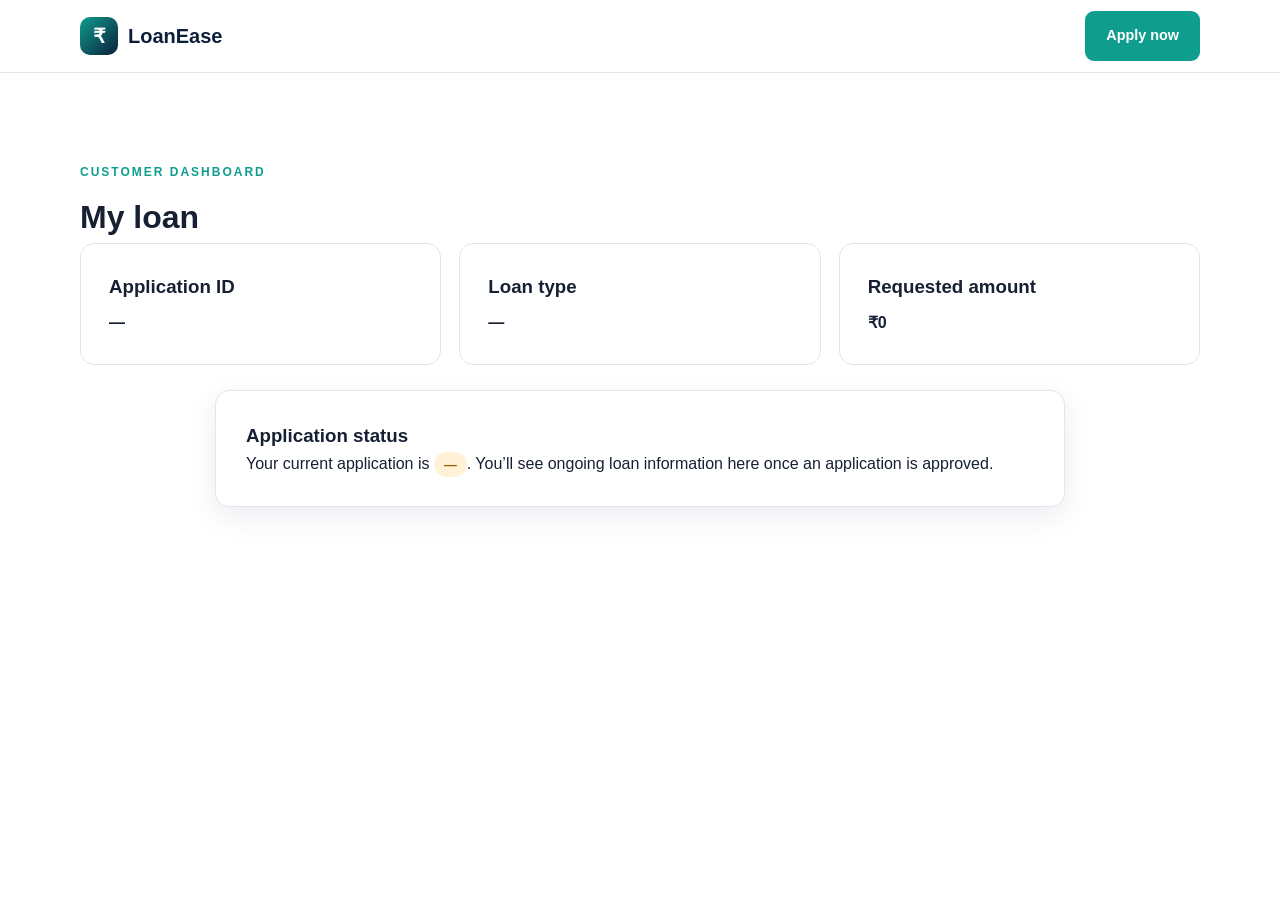
<file: my-loan.html>
<!doctype html><html><head><meta charset="utf-8"><meta name="viewport" content="width=device-width,initial-scale=1"><title>My loan | LoanEase</title><link rel="stylesheet" href="style.css"></head><body><header class="header"><div class="container nav-container"><a class="logo" href="index.html"><span class="logo-icon">₹</span>LoanEase</a><a href="apply.html" class="btn btn-primary">Apply now</a></div></header><main class="section"><div class="container"><p class="section-label">CUSTOMER DASHBOARD</p><h1>My loan</h1><div class="app-grid"><article class="about-card"><h3>Application ID</h3><strong data-app="id">No application yet</strong></article><article class="about-card"><h3>Loan type</h3><strong data-app="loan">—</strong></article><article class="about-card"><h3>Requested amount</h3><strong data-app="amount">—</strong></article></div><div class="portal-card" style="margin-top:25px"><h3>Application status</h3><p>Your current application is <span class="status-chip" data-app="status">—</span>. You’ll see ongoing loan information here once an application is approved.</p></div></div></main><script src="script.js"></script></body></html>
</file>
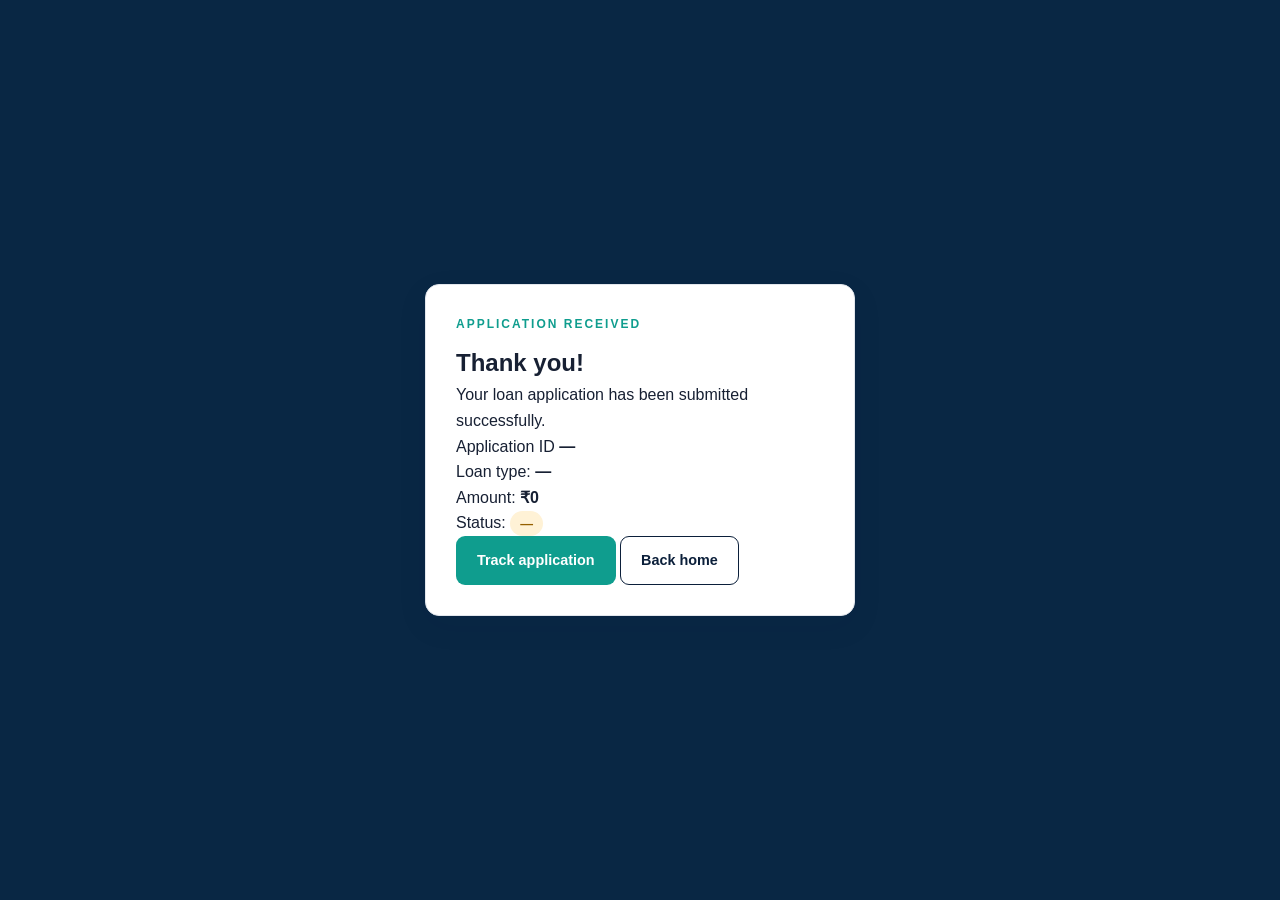
<file: thank-you.html>
<!doctype html><html><head><meta charset="utf-8"><meta name="viewport" content="width=device-width,initial-scale=1"><title>Application received | LoanEase</title><link rel="stylesheet" href="style.css"></head><body><main class="login-page"><section class="portal-card"><p class="section-label">APPLICATION RECEIVED</p><h1>Thank you!</h1><p>Your loan application has been submitted successfully.</p><div class="calculator-output">Application ID <strong data-app="id">—</strong></div><p>Loan type: <b data-app="loan">—</b><br>Amount: <b data-app="amount">—</b><br>Status: <span class="status-chip" data-app="status">Under Review</span></p><a class="btn btn-primary" href="application-status.html">Track application</a> <a class="btn btn-outline" href="index.html">Back home</a></section></main><script src="script.js"></script></body></html>
</file>
<file: style.css>
/* ==========================================
   LOANEASE - MAIN CSS
========================================== */

:root {

  --navy: #0b1f3a;
  --navy-light: #123a63;

  --teal: #0f9d8e;
  --teal-dark: #08796e;

  --gold: #c9a227;

  --bg: #ffffff;
  --bg-gray: #f5f7fa;

  --surface: #ffffff;

  --text: #172033;
  --muted: #667085;

  --border: #e2e6ec;

  --danger: #d64545;
  --success: #0f9d8e;

  --shadow:
    0 10px 30px rgba(11, 31, 58, 0.08);

  --radius: 14px;

  --transition: 0.25s ease;
}


/* DARK MODE */

body.dark {

  --bg: #0b1220;
  --bg-gray: #101a2c;

  --surface: #142033;

  --text: #f4f7fb;
  --muted: #aab4c4;

  --border: #26354a;

  --shadow:
    0 10px 30px rgba(0, 0, 0, 0.3);
}


/* ==========================================
   RESET
========================================== */

* {
  margin: 0;
  padding: 0;
  box-sizing: border-box;
}


html {
  scroll-behavior: smooth;
  scroll-padding-top: 80px;
}


body {

  font-family:
    Arial,
    Helvetica,
    sans-serif;

  background: var(--bg);

  color: var(--text);

  line-height: 1.6;

  transition:
    background var(--transition),
    color var(--transition);
}


a {
  text-decoration: none;
  color: inherit;
}


button,
input,
select,
textarea {
  font: inherit;
}


button {
  cursor: pointer;
}


.container {

  width: min(1120px, 92%);

  margin: auto;
}


/* ==========================================
   HEADER
========================================== */

.header {

  position: sticky;

  top: 0;

  z-index: 1000;

  background:
    rgba(255,255,255,0.95);

  border-bottom:
    1px solid var(--border);

  backdrop-filter: blur(10px);
}


body.dark .header {
  background:
    rgba(11,18,32,0.95);
}


.nav-container {

  min-height: 72px;

  display: flex;

  align-items: center;

  justify-content: space-between;

  gap: 20px;
}


.logo {

  display: flex;

  align-items: center;

  gap: 10px;

  font-size: 1.25rem;

  font-weight: 800;

  color: var(--navy);
}


body.dark .logo {
  color: white;
}


.logo-icon {

  width: 38px;

  height: 38px;

  border-radius: 10px;

  display: grid;

  place-items: center;

  color: white;

  background:
    linear-gradient(
      135deg,
      var(--teal),
      var(--navy)
    );

  font-weight: 800;
}


.navbar {

  display: flex;

  align-items: center;

  gap: 24px;
}


.navbar a {

  color: var(--muted);

  font-size: 0.9rem;

  font-weight: 600;

  transition: color var(--transition);
}


.navbar a:hover {

  color: var(--teal);
}


.nav-buttons {

  display: flex;

  align-items: center;

  gap: 10px;
}


.icon-btn,
.menu-btn {

  border: 1px solid var(--border);

  background: var(--surface);

  color: var(--text);

  width: 40px;

  height: 40px;

  border-radius: 10px;
}


.menu-btn {

  display: none;

  font-size: 1.2rem;
}


/* ==========================================
   BUTTONS
========================================== */

.btn {

  display: inline-flex;

  align-items: center;

  justify-content: center;

  gap: 8px;

  padding: 12px 20px;

  border-radius: 9px;

  border: 1px solid transparent;

  font-weight: 700;

  font-size: 0.9rem;

  transition:
    transform var(--transition),
    box-shadow var(--transition),
    background var(--transition);
}


.btn:hover {

  transform: translateY(-2px);

  box-shadow: var(--shadow);
}


.btn-primary {

  background: var(--teal);

  color: white;
}


.btn-primary:hover {

  background: var(--teal-dark);
}


.btn-outline {

  border-color: var(--navy);

  color: var(--navy);

  background: transparent;
}


body.dark .btn-outline {

  border-color: white;

  color: white;
}


.small-btn {

  padding:
    9px 15px;
}


.full-btn {

  width: 100%;
}


/* ==========================================
   HERO
========================================== */

.hero {

  background:

    radial-gradient(
      circle at 80% 20%,
      rgba(15,157,142,0.12),
      transparent 35%
    ),

    var(--bg);

  padding:
    90px 0;
}


.hero-content {

  display: grid;

  grid-template-columns:
    1.1fr 0.9fr;

  align-items: center;

  gap: 70px;
}


.small-heading,
.section-label {

  color: var(--teal);

  font-size: 0.75rem;

  font-weight: 800;

  letter-spacing: 2px;

  margin-bottom: 10px;
}


.hero h1 {

  font-size:
    clamp(2.5rem, 5vw, 4.2rem);

  line-height: 1.05;

  color: var(--navy);

  margin-bottom: 20px;
}


body.dark .hero h1 {
  color: white;
}


.hero h1 span {

  display: block;

  color: var(--teal);
}


.hero-text > p:not(.small-heading) {

  color: var(--muted);

  max-width: 620px;

  font-size: 1.05rem;

  margin-bottom: 28px;
}


.hero-buttons {

  display: flex;

  gap: 12px;

  flex-wrap: wrap;
}


.hero-card {

  background: var(--surface);

  border: 1px solid var(--border);

  border-radius: 22px;

  padding: 40px;

  box-shadow: var(--shadow);

  position: relative;
}


.money-icon {

  width: 75px;

  height: 75px;

  border-radius: 20px;

  background:
    linear-gradient(
      135deg,
      var(--teal),
      var(--navy)
    );

  display: grid;

  place-items: center;

  color: white;

  font-size: 2rem;

  font-weight: 800;

  margin-bottom: 25px;
}


.hero-card h3 {

  font-size: 1.6rem;

  margin-bottom: 10px;
}


.hero-card p {

  color: var(--muted);

  margin-bottom: 30px;
}


.hero-stats {

  display: grid;

  grid-template-columns:
    repeat(3, 1fr);

  border-top: 1px solid var(--border);

  padding-top: 20px;

  gap: 10px;
}


.hero-stats div {

  display: flex;

  flex-direction: column;

  text-align: center;
}


.hero-stats strong {

  font-size: 1.2rem;

  color: var(--teal);
}


.hero-stats span {

  font-size: 0.75rem;

  color: var(--muted);
}


/* ==========================================
   HIGHLIGHTS
========================================== */

.highlights {

  background: var(--navy);

  padding: 35px 0;
}


.highlight-grid {

  display: grid;

  grid-template-columns:
    repeat(4, 1fr);

  gap: 20px;
}


.highlight-card {

  color: white;

  padding: 10px;
}


.highlight-icon {

  font-size: 1.5rem;

  margin-bottom: 8px;
}


.highlight-card h3 {

  font-size: 1rem;

  margin-bottom: 4px;
}


.highlight-card p {

  color: #b9c6d7;

  font-size: 0.82rem;
}


/* ==========================================
   SECTIONS
========================================== */

.section {

  padding: 90px 0;
}


.gray-section {

  background: var(--bg-gray);
}


.section-title {

  font-size:
    clamp(2rem, 4vw, 2.7rem);

  line-height: 1.2;

  margin-bottom: 15px;

  color: var(--navy);
}


body.dark .section-title {
  color: white;
}


.section-description {

  color: var(--muted);

  max-width: 700px;

  margin-bottom: 35px;
}


/* ==========================================
   ABOUT
========================================== */

.about-grid {

  display: grid;

  grid-template-columns:
    repeat(3, 1fr);

  gap: 20px;
}


.about-card {

  background: var(--surface);

  border: 1px solid var(--border);

  padding: 28px;

  border-radius: var(--radius);

  box-shadow: var(--shadow);
}


.about-icon {

  font-size: 2rem;

  margin-bottom: 15px;
}


.about-card h3 {

  margin-bottom: 8px;
}


.about-card p {

  color: var(--muted);

  font-size: 0.9rem;
}


/* ==========================================
   LOANS
========================================== */

.loan-grid {

  display: grid;

  grid-template-columns:
    repeat(3, 1fr);

  gap: 20px;
}


.loan-card {

  background: var(--surface);

  border: 1px solid var(--border);

  padding: 25px;

  border-radius: var(--radius);

  transition:
    transform var(--transition),
    box-shadow var(--transition);
}


.loan-card:hover {

  transform: translateY(-5px);

  box-shadow: var(--shadow);
}


.loan-icon {

  width: 55px;

  height: 55px;

  display: grid;

  place-items: center;

  background: rgba(15,157,142,0.12);

  border-radius: 14px;

  font-size: 1.6rem;

  margin-bottom: 15px;
}


.loan-card h3 {

  margin-bottom: 8px;
}


.loan-card p {

  color: var(--muted);

  font-size: 0.88rem;

  min-height: 70px;
}


.loan-info {

  display: flex;

  justify-content: space-between;

  padding: 10px 0;

  border-top: 1px solid var(--border);

  font-size: 0.82rem;
}


.loan-info span {

  color: var(--muted);
}


.text-link {

  display: inline-block;

  margin-top: 10px;

  color: var(--teal);

  font-weight: 700;

  font-size: 0.9rem;
}


/* ==========================================
   FORM
========================================== */

.form-group {

  display: flex;

  flex-direction: column;

  gap: 7px;
}


.form-group label {

  font-size: 0.85rem;

  font-weight: 700;
}


input,
select,
textarea {

  width: 100%;

  padding: 12px 14px;

  border:
    1px solid var(--border);

  border-radius: 9px;

  outline: none;

  background: var(--surface);

  color: var(--text);

  transition:
    border var(--transition),
    box-shadow var(--transition);
}


input:focus,
select:focus,
textarea:focus {

  border-color: var(--teal);

  box-shadow:
    0 0 0 3px rgba(15,157,142,0.12);
}


textarea {

  resize: vertical;
}


/* ==========================================
   EMI
========================================== */

.calculator {

  display: grid;

  grid-template-columns:
    1fr 1fr;

  gap: 25px;
}


.calculator-form {

  background: var(--surface);

  padding: 30px;

  border-radius: var(--radius);

  border: 1px solid var(--border);

  display: grid;

  gap: 18px;
}


.emi-result {

  background:
    linear-gradient(
      135deg,
      var(--navy),
      #123a63
    );

  color: white;

  border-radius: var(--radius);

  padding: 35px;

  display: flex;

  flex-direction: column;

  justify-content: center;
}


.emi-result p {

  color: #b9c6d7;

  margin-bottom: 5px;
}


.emi-result h3 {

  font-size: 2.7rem;

  color: #ffffff;

  margin-bottom: 30px;
}


.emi-details {

  display: grid;

  gap: 15px;
}


.emi-details div {

  display: flex;

  justify-content: space-between;

  border-bottom:
    1px solid rgba(255,255,255,0.15);

  padding-bottom: 10px;
}


.emi-details span {

  color: #b9c6d7;
}


/* ==========================================
   ELIGIBILITY
========================================== */

.eligibility-box {

  max-width: 900px;

  margin: auto;

  background: var(--surface);

  border: 1px solid var(--border);

  border-radius: var(--radius);

  padding: 30px;

  box-shadow: var(--shadow);

  display: grid;

  grid-template-columns:
    repeat(3, 1fr);

  gap: 18px;
}


.eligibility-box button {

  grid-column:
    1 / -1;

  justify-self: center;
}


.eligibility-result {

  grid-column:
    1 / -1;

  text-align: center;

  min-height: 25px;

  font-weight: 700;
}


/* ==========================================
   APPLICATION
========================================== */

.application-form {

  display: grid;

  grid-template-columns:
    repeat(2, 1fr);

  gap: 20px;

  background: var(--surface);

  padding: 30px;

  border-radius: var(--radius);

  border: 1px solid var(--border);

  box-shadow: var(--shadow);
}


.full-width {

  grid-column:
    1 / -1;
}


.success-message {

  grid-column:
    1 / -1;

  color: var(--success);

  font-weight: 700;

  text-align: center;
}


/* ==========================================
   STATUS
========================================== */

.status-container {

  text-align: center;
}


.status-container .section-description {

  margin-left: auto;

  margin-right: auto;
}


.status-box {

  max-width: 600px;

  margin: auto;

  display: flex;

  gap: 10px;

  flex-wrap: wrap;
}


.status-box input {

  flex: 1;

  min-width: 230px;
}


#statusResult {

  width: 100%;

  margin-top: 15px;

  font-weight: 700;
}


/* ==========================================
   DOCUMENTS
========================================== */

.documents-grid {

  display: grid;

  grid-template-columns:
    repeat(4, 1fr);

  gap: 20px;
}


.document-card {

  background: var(--surface);

  border: 1px solid var(--border);

  border-radius: var(--radius);

  padding: 25px;

  text-align: center;

  transition:
    transform var(--transition),
    box-shadow var(--transition);
}


.document-card:hover {

  transform: translateY(-5px);

  box-shadow: var(--shadow);
}


.document-icon {

  width: 60px;

  height: 60px;

  margin:
    0 auto 15px;

  display: grid;

  place-items: center;

  background:
    rgba(201,162,39,0.15);

  border-radius: 15px;

  font-size: 1.7rem;
}


.document-card h3 {

  margin-bottom: 7px;
}


.document-card p {

  color: var(--muted);

  font-size: 0.85rem;
}


/* ==========================================
   TABLE
========================================== */

.table-container {

  overflow-x: auto;

  background: var(--surface);

  border:
    1px solid var(--border);

  border-radius: var(--radius);

  box-shadow: var(--shadow);
}


table {

  width: 100%;

  min-width: 650px;

  border-collapse: collapse;
}


th,
td {

  padding: 15px;

  text-align: left;

  border-bottom:
    1px solid var(--border);
}


th {

  background: var(--navy);

  color: white;
}


tbody tr:hover {

  background: var(--bg-gray);
}


/* ==========================================
   FAQ
========================================== */

.faq-container {

  max-width: 850px;
}


details {

  background: var(--surface);

  border:
    1px solid var(--border);

  border-radius: 10px;

  padding: 17px 20px;

  margin-bottom: 12px;
}


summary {

  cursor: pointer;

  font-weight: 700;
}


details p {

  color: var(--muted);

  margin-top: 12px;

  font-size: 0.9rem;
}


/* ==========================================
   REVIEWS
========================================== */

.review-grid {

  display: grid;

  grid-template-columns:
    repeat(3, 1fr);

  gap: 20px;
}


.review-card {

  background: var(--surface);

  border:
    1px solid var(--border);

  border-radius: var(--radius);

  padding: 25px;

  box-shadow: var(--shadow);
}


.stars {

  color: var(--gold);

  letter-spacing: 2px;

  margin-bottom: 12px;
}


.review-card p {

  color: var(--muted);

  font-size: 0.9rem;

  margin-bottom: 18px;
}


.review-card strong {

  display: block;
}


.review-card span {

  color: var(--muted);

  font-size: 0.78rem;
}


/* ==========================================
   CONTACT
========================================== */

.contact-section {

  background: var(--navy);

  color: white;
}


.contact-section .section-title {

  color: white;
}


.contact-section p {

  color: #b9c6d7;
}


.contact-grid {

  display: grid;

  grid-template-columns:
    0.8fr 1.2fr;

  gap: 60px;

  align-items: center;
}


.contact-info {

  margin-top: 25px;

  display: grid;

  gap: 12px;
}


.contact-form {

  background: white;

  padding: 30px;

  border-radius: var(--radius);

  display: grid;

  grid-template-columns:
    repeat(2, 1fr);

  gap: 18px;

  color: var(--text);
}


.contact-form textarea {

  background: white;
}


/* ==========================================
   FOOTER
========================================== */

.footer {

  background: #071426;

  color: white;

  padding-top: 60px;
}


.footer-grid {

  display: grid;

  grid-template-columns:
    1.5fr 1fr 1fr 1fr;

  gap: 40px;

  padding-bottom: 45px;
}


.footer .logo {

  color: white;

  margin-bottom: 15px;
}


.footer p {

  color: #aab7c8;

  font-size: 0.85rem;
}


.footer h4 {

  margin-bottom: 15px;
}


.footer a:not(.logo) {

  display: block;

  color: #aab7c8;

  font-size: 0.85rem;

  margin-bottom: 8px;
}


.footer a:hover {

  color: white;
}


.footer-note {

  margin-top: 10px;
}


.copyright {

  text-align: center;

  border-top:
    1px solid rgba(255,255,255,0.1);

  padding: 18px;

  color: #8e9bad;

  font-size: 0.8rem;
}


/* ==========================================
   SCROLL TOP
========================================== */

.scroll-top {

  position: fixed;

  right: 25px;

  bottom: 25px;

  width: 45px;

  height: 45px;

  border: none;

  border-radius: 50%;

  background: var(--teal);

  color: white;

  font-size: 1.2rem;

  display: none;

  z-index: 900;
}


.scroll-top.show {

  display: block;
}


/* ==========================================
   MOBILE
========================================== */

@media (max-width: 950px) {

  .navbar {

    position: fixed;

    top: 72px;

    left: 0;

    width: 100%;

    background: var(--surface);

    border-bottom:
      1px solid var(--border);

    padding: 20px;

    display: none;

    flex-direction: column;

    align-items: flex-start;
  }


  .navbar.active {

    display: flex;
  }


  .menu-btn {

    display: block;
  }


  .hero-content {

    grid-template-columns: 1fr;

    gap: 40px;
  }


  .highlight-grid {

    grid-template-columns:
      repeat(2, 1fr);
  }


  .loan-grid {

    grid-template-columns:
      repeat(2, 1fr);
  }


  .about-grid {

    grid-template-columns:
      1fr;
  }


  .documents-grid {

    grid-template-columns:
      repeat(2, 1fr);
  }


  .review-grid {

    grid-template-columns:
      1fr;
  }


  .footer-grid {

    grid-template-columns:
      repeat(2, 1fr);
  }

}


/* ==========================================
   MOBILE SMALL
========================================== */

@media (max-width: 650px) {

  .header .small-btn {

    display: none;
  }


  .hero {

    padding: 60px 0;
  }


  .hero h1 {

    font-size: 2.5rem;
  }


  .hero-card {

    padding: 25px;
  }


  .hero-stats {

    grid-template-columns:
      1fr;
  }


  .section {

    padding: 65px 0;
  }


  .highlight-grid {

    grid-template-columns:
      1fr;
  }


  .loan-grid {

    grid-template-columns:
      1fr;
  }


  .calculator {

    grid-template-columns:
      1fr;
  }


  .eligibility-box {

    grid-template-columns:
      1fr;
  }


  .application-form {

    grid-template-columns:
      1fr;
  }


  .application-form .full-width {

    grid-column:
      auto;
  }


  .documents-grid {

    grid-template-columns:
      1fr;
  }


  .contact-grid {

    grid-template-columns:
      1fr;

    gap: 35px;
  }


  .contact-form {

    grid-template-columns:
      1fr;
  }


  .contact-form .full-width {

    grid-column:
      auto;
  }


  .footer-grid {

    grid-template-columns:
      1fr;
  }


  .status-box {

    flex-direction: column;
  }


  .status-box button {

    width: 100%;
  }

}

/* Multi-page LoanEase additions */
.page-banner{background:#092744;color:#fff;padding:55px 0}.page-banner h1{color:#fff}.portal-card{max-width:850px;margin:auto;background:var(--surface);padding:30px;border:1px solid var(--border);border-radius:var(--radius);box-shadow:var(--shadow)}.portal-form{display:grid;grid-template-columns:1fr 1fr;gap:18px}.portal-form .wide{grid-column:1/-1}.status-chip{background:#fff2d6;color:#956000;padding:5px 10px;border-radius:16px;font-size:.8rem;font-weight:700}.loan-hero{padding:75px 0;background:linear-gradient(135deg,#eaf5fa,#fff)}.loan-hero-grid{display:grid;grid-template-columns:1fr .75fr;gap:45px;align-items:center}.loan-summary{display:grid;grid-template-columns:repeat(3,1fr);gap:1px;background:var(--border)}.loan-summary div{background:var(--surface);padding:18px}.loan-summary span{display:block;color:var(--muted);font-size:.8rem}.app-grid{display:grid;grid-template-columns:repeat(3,1fr);gap:18px}.app-grid .about-card{box-shadow:none}.login-page{min-height:100vh;display:grid;place-items:center;background:#092744}.login-page .portal-card{width:min(430px,92%)}@media(max-width:650px){.portal-form,.loan-hero-grid{grid-template-columns:1fr}.portal-form .wide{grid-column:auto}.loan-summary{grid-template-columns:1fr}.app-grid{grid-template-columns:1fr}}
</file>
